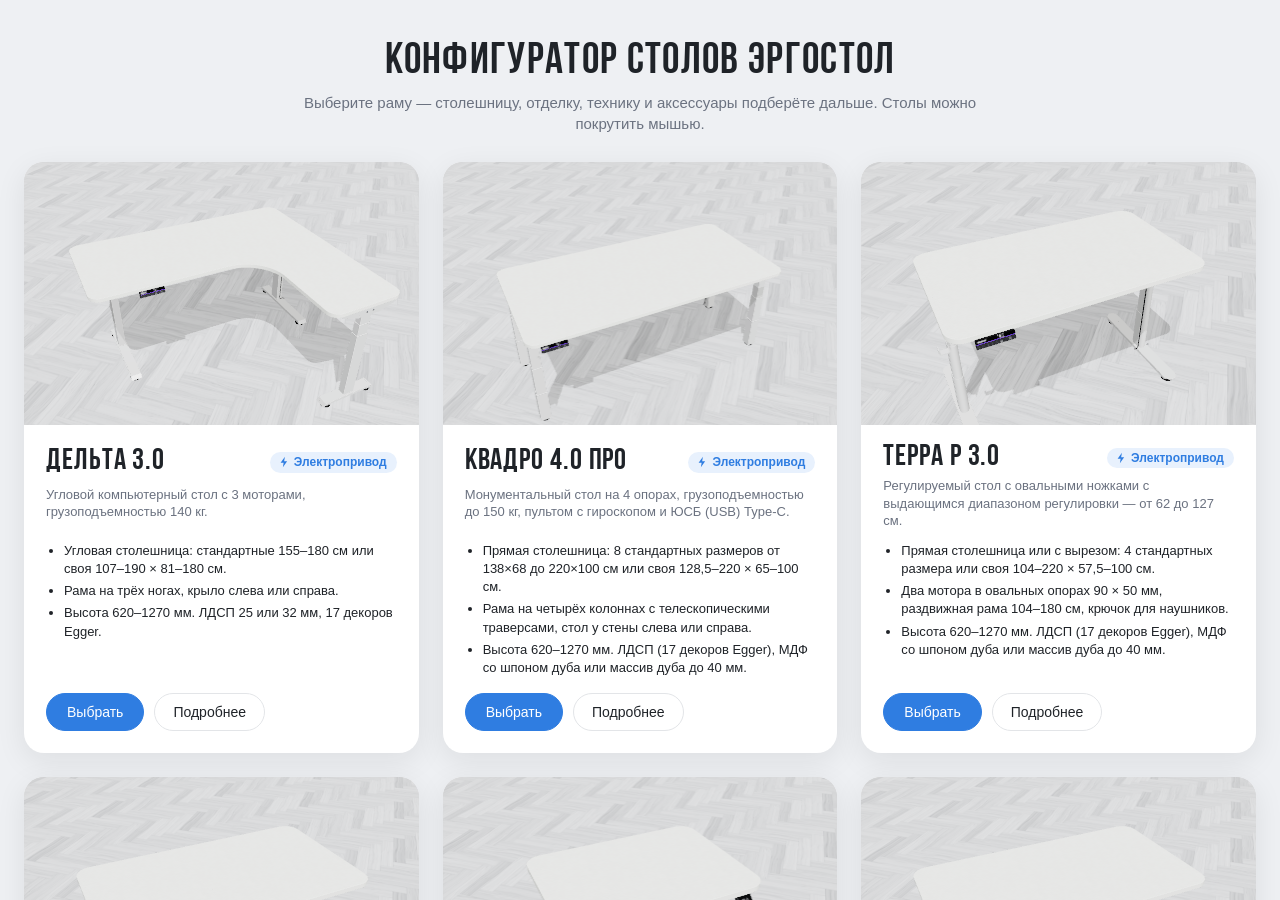
<file: index.html>
<!doctype html>
<html lang="ru">
<head>
  <meta charset="UTF-8" />
  <meta name="viewport" content="width=device-width, initial-scale=1.0, viewport-fit=cover" />
  <meta name="description" content="3D-конфигуратор регулируемых столов Эргостол — Дельта 3.0, Квадро 4.0 Про, Терра, Уно и Регус Фикс: размеры и декор столешницы, рама, техника и аксессуары на столе, чертёж." />
  <meta name="theme-color" content="#eef0f3" />
  <title>3D-конфигуратор столов Эргостол</title>
  <link rel="canonical" href="https://lmoroz.github.io/ergostol-configurator/" />
  <!-- Превью ссылки в мессенджерах и соцсетях (Open Graph, Twitter/X): только абсолютные адреса, JS ботами не выполняется. -->
  <meta property="og:type" content="website" />
  <meta property="og:locale" content="ru_RU" />
  <meta property="og:site_name" content="Конфигуратор Эргостол" />
  <meta property="og:title" content="3D-конфигуратор столов Эргостол" />
  <meta property="og:description" content="Соберите регулируемый стол в 3D: угловой или прямой, размеры, декор, рама, мониторы и аксессуары — и поделитесь ссылкой." />
  <meta property="og:url" content="https://lmoroz.github.io/ergostol-configurator/" />
  <meta property="og:image" content="https://lmoroz.github.io/ergostol-configurator/og-image.jpg" />
  <meta property="og:image:type" content="image/jpeg" />
  <meta property="og:image:width" content="1200" />
  <meta property="og:image:height" content="630" />
  <meta property="og:image:alt" content="Угловой стол Эргостол Дельта 3.0 с мониторами и игровым системником в 3D-конфигураторе" />
  <meta name="twitter:card" content="summary_large_image" />
  <meta name="twitter:title" content="3D-конфигуратор столов Эргостол" />
  <meta name="twitter:description" content="Соберите регулируемый стол в 3D: угловой или прямой, размеры, декор, рама, мониторы и аксессуары — и поделитесь ссылкой." />
  <meta name="twitter:image" content="https://lmoroz.github.io/ergostol-configurator/og-image.jpg" />
  <meta name="aiturec:title" content="3D-конфигуратор столов Эргостол" />
  <meta name="aiturec:description" content="Соберите регулируемый стол в 3D: угловой или прямой, размеры, декор, рама, мониторы и аксессуары — и поделитесь ссылкой." />
  <meta name="aiturec:image" content="https://lmoroz.github.io/ergostol-configurator/og-image.jpg" />
  <link rel="image_src" href="https://lmoroz.github.io/ergostol-configurator/og-image.jpg">
  <script type="application/ld+json">
    {
      "@context": "https://schema.org",
      "@type": "WebApplication",
      "name": "3D-конфигуратор столов Эргостол",
      "url": "https://lmoroz.github.io/ergostol-configurator/",
      "image": "https://lmoroz.github.io/ergostol-configurator/og-image.jpg",
      "description": "3D-конфигуратор регулируемых столов Эргостол: размеры и декор столешницы, рама, техника и аксессуары на столе, чертёж.",
      "applicationCategory": "DesignApplication",
      "operatingSystem": "Any",
      "browserRequirements": "WebGL",
      "inLanguage": "ru"
    }
  </script>
  <script>
    // Демо лежит в подпапке с относительными путями: без слеша в конце (/demo вместо /demo/) ./assets/ ушли бы в корень сайта.
    if (!/(\/|\.html?)$/.test(location.pathname)) location.replace(location.pathname + '/' + location.search + location.hash)
  </script>
  <style>html,body{background:#eef0f3;height:100%;margin:0;font-family:Arial,Helvetica,sans-serif}#configurator{height:100dvh}</style>
  <script type="module" crossorigin src="./assets/index-rB1M7Epf.js"></script>
</head>
<body>
  <div id="configurator"></div>
</body>
</html>
</file>
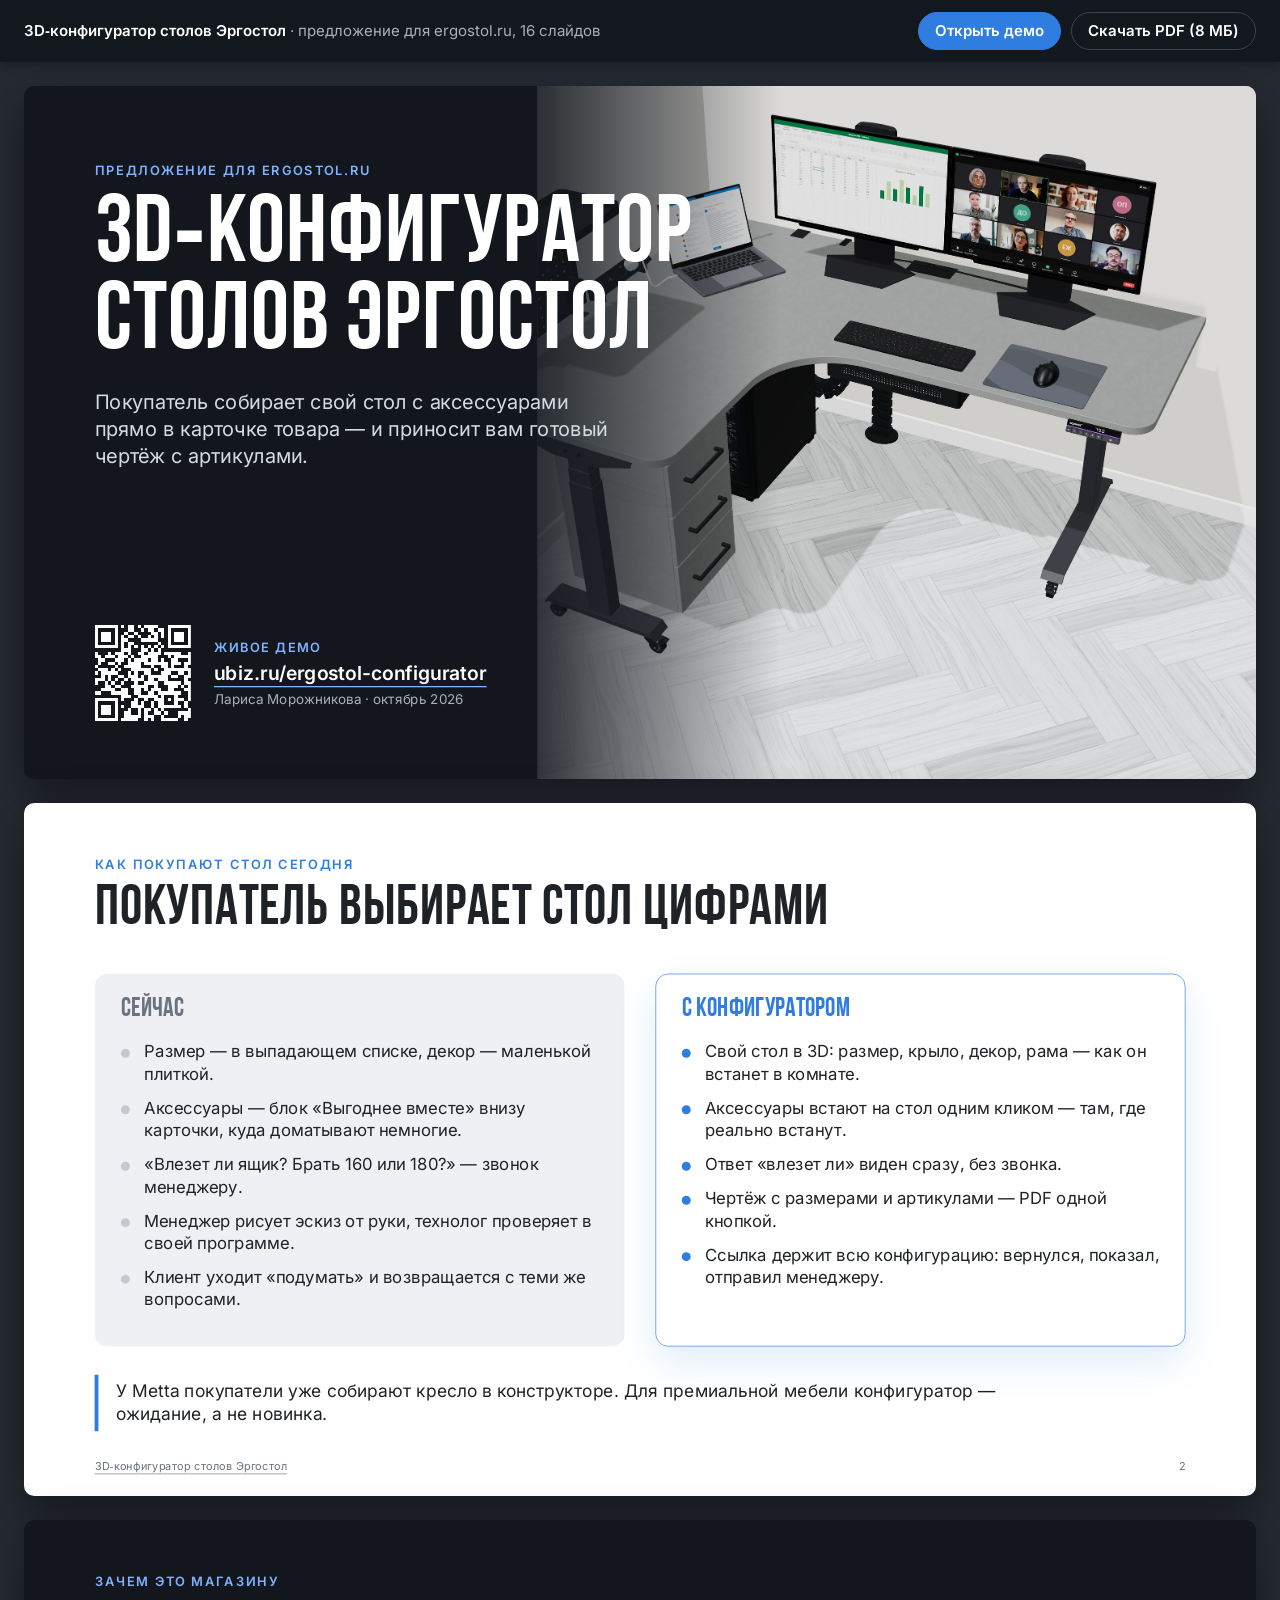
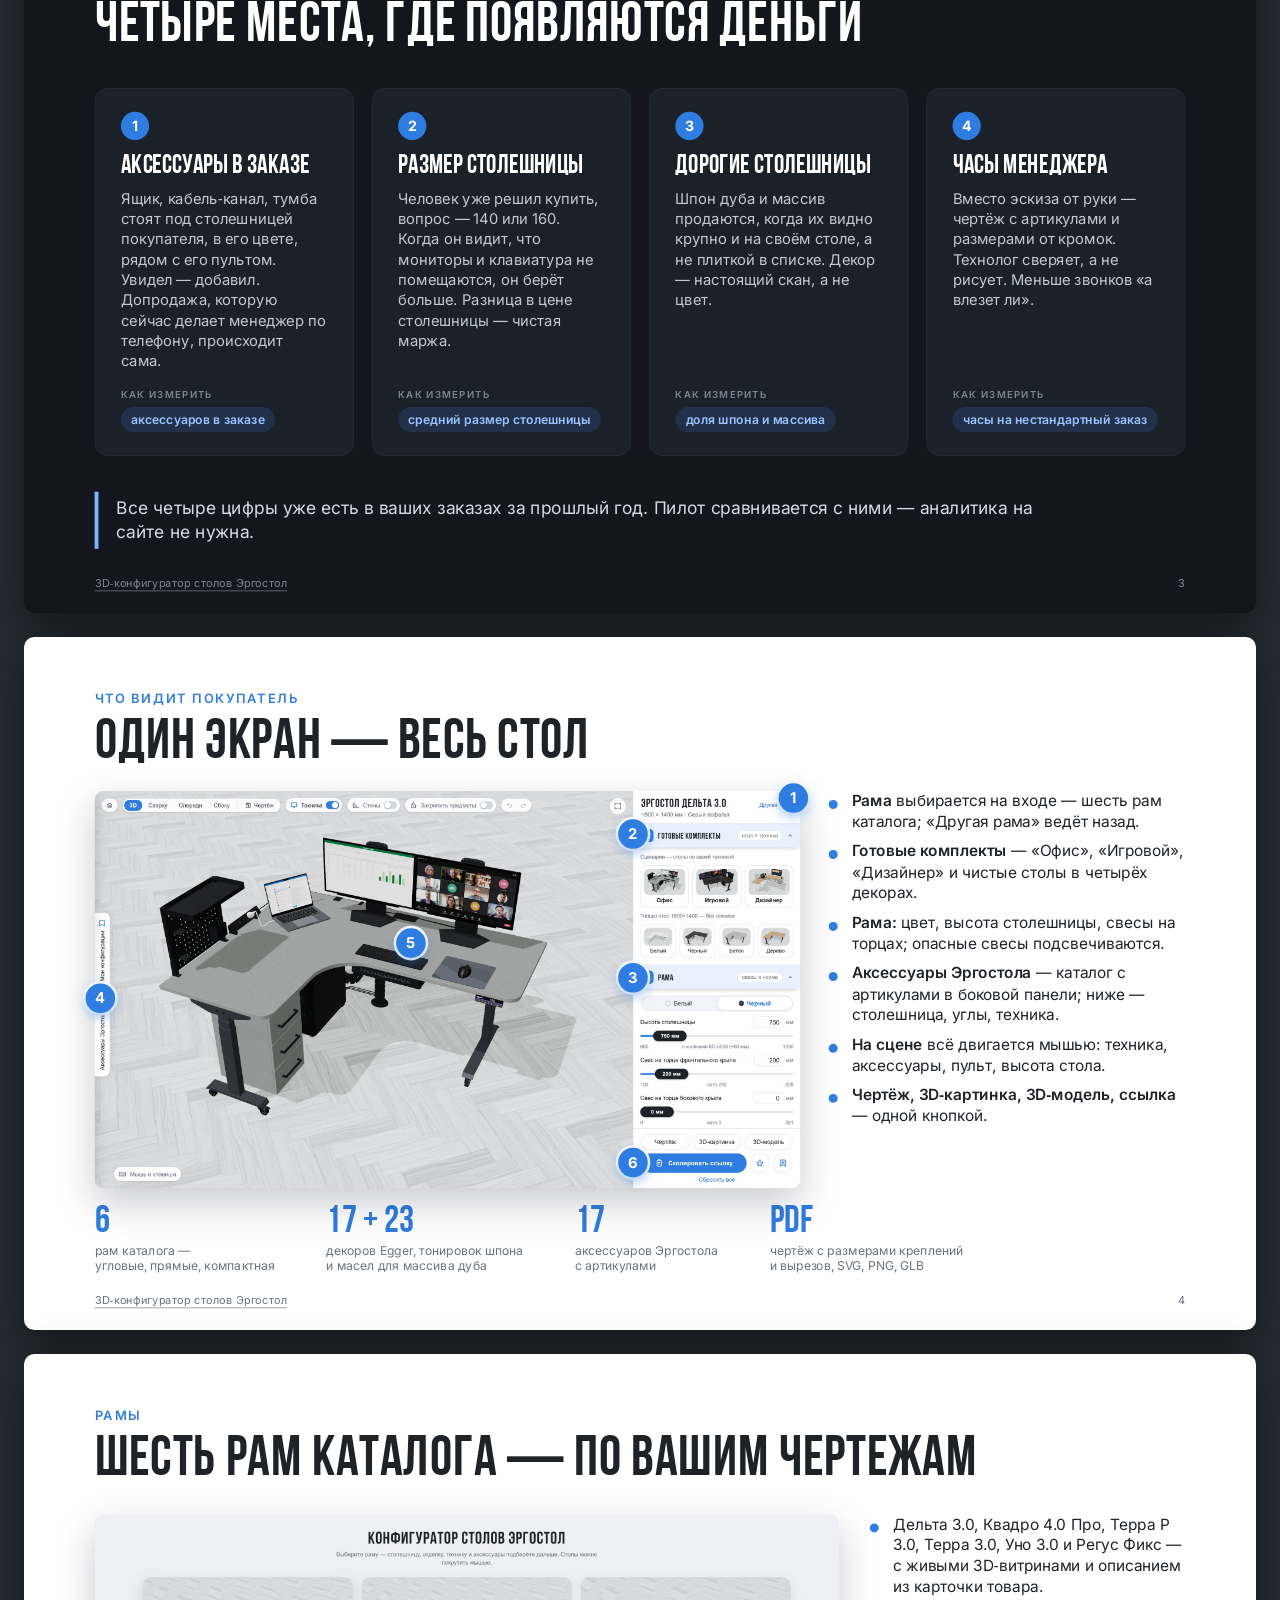
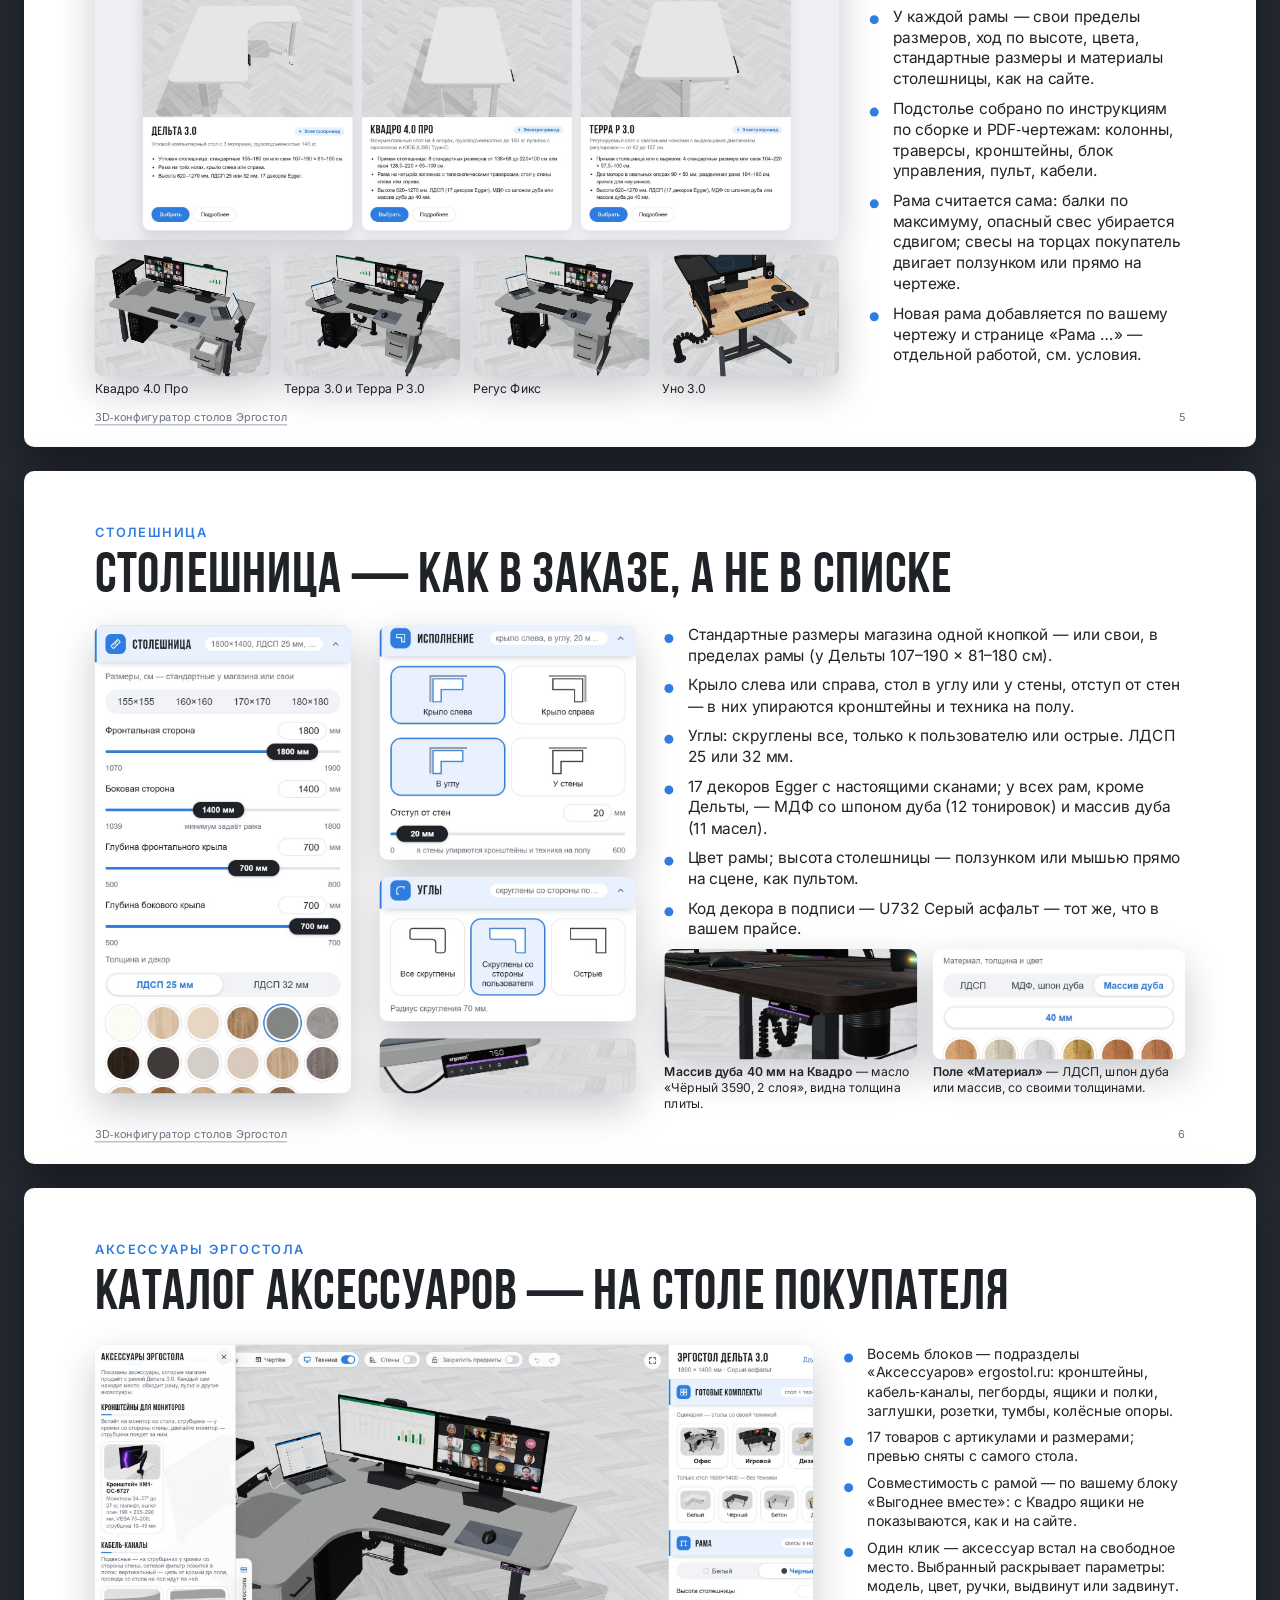
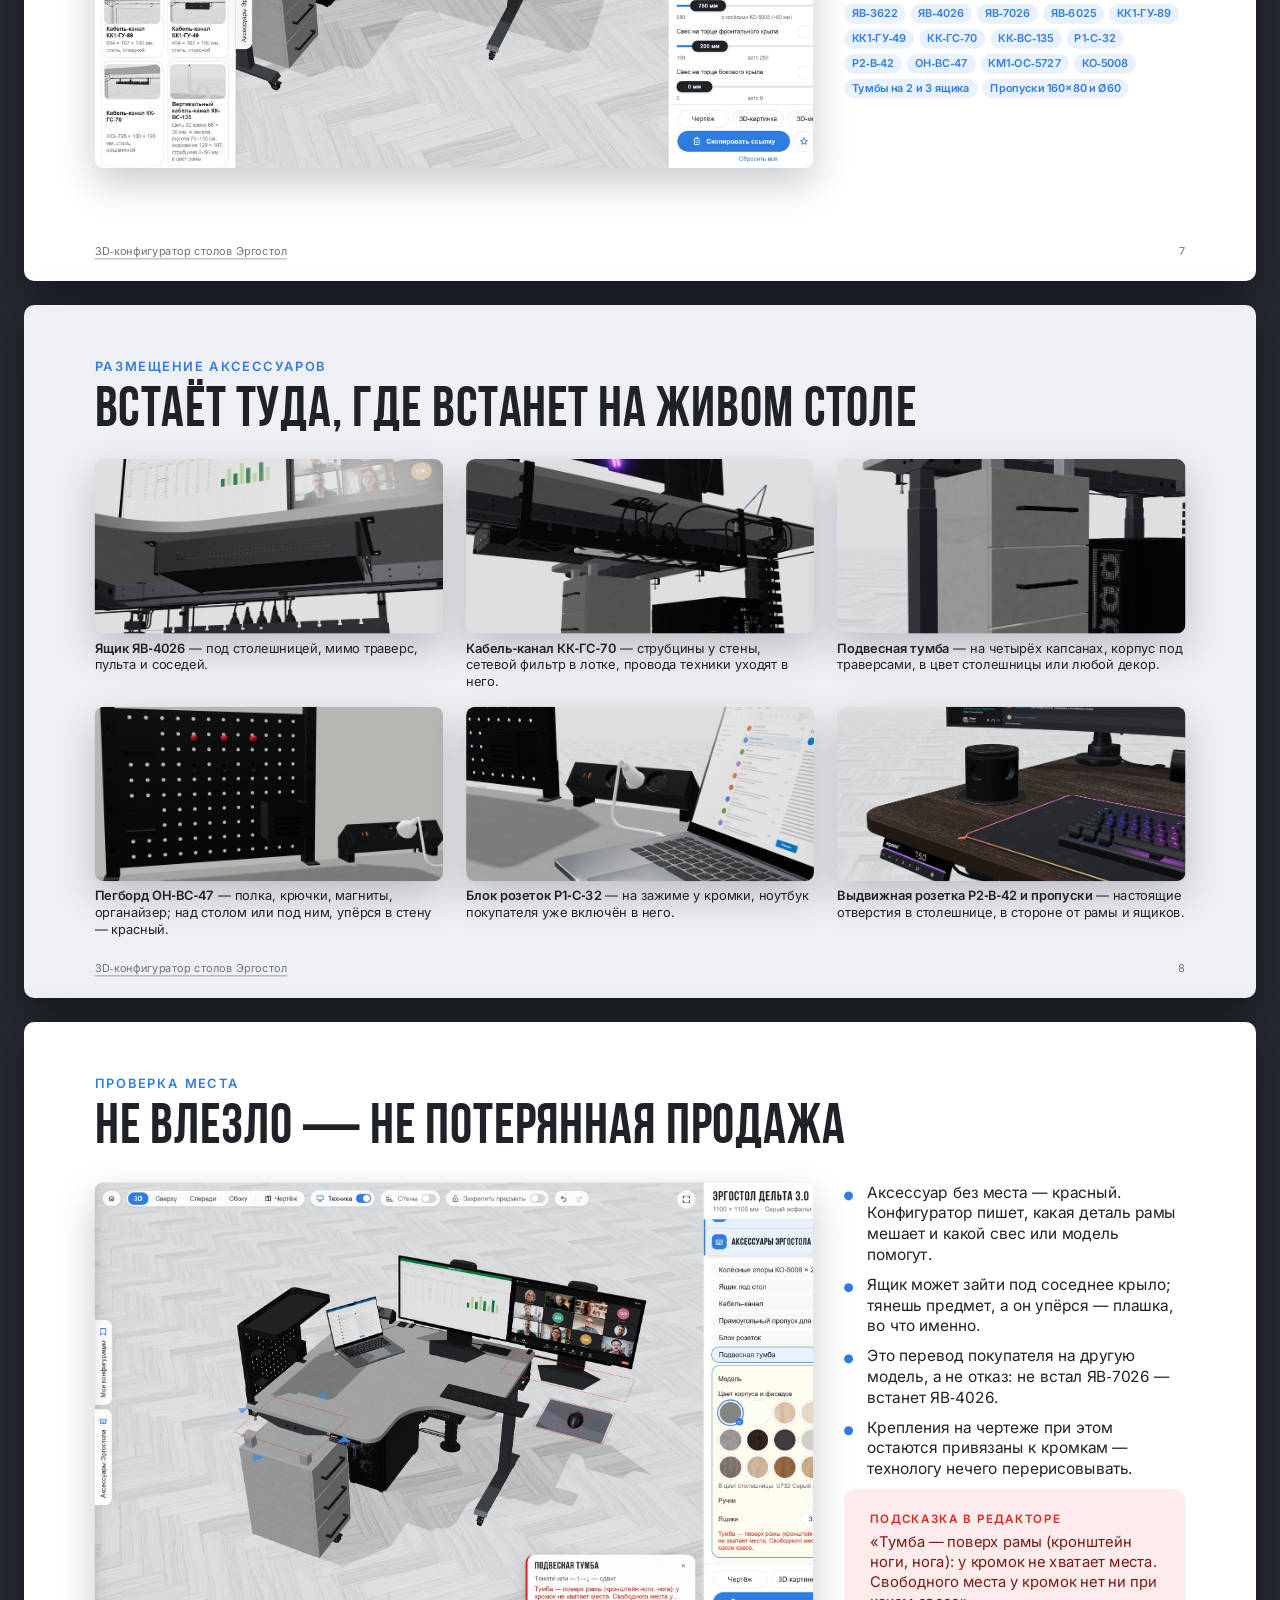
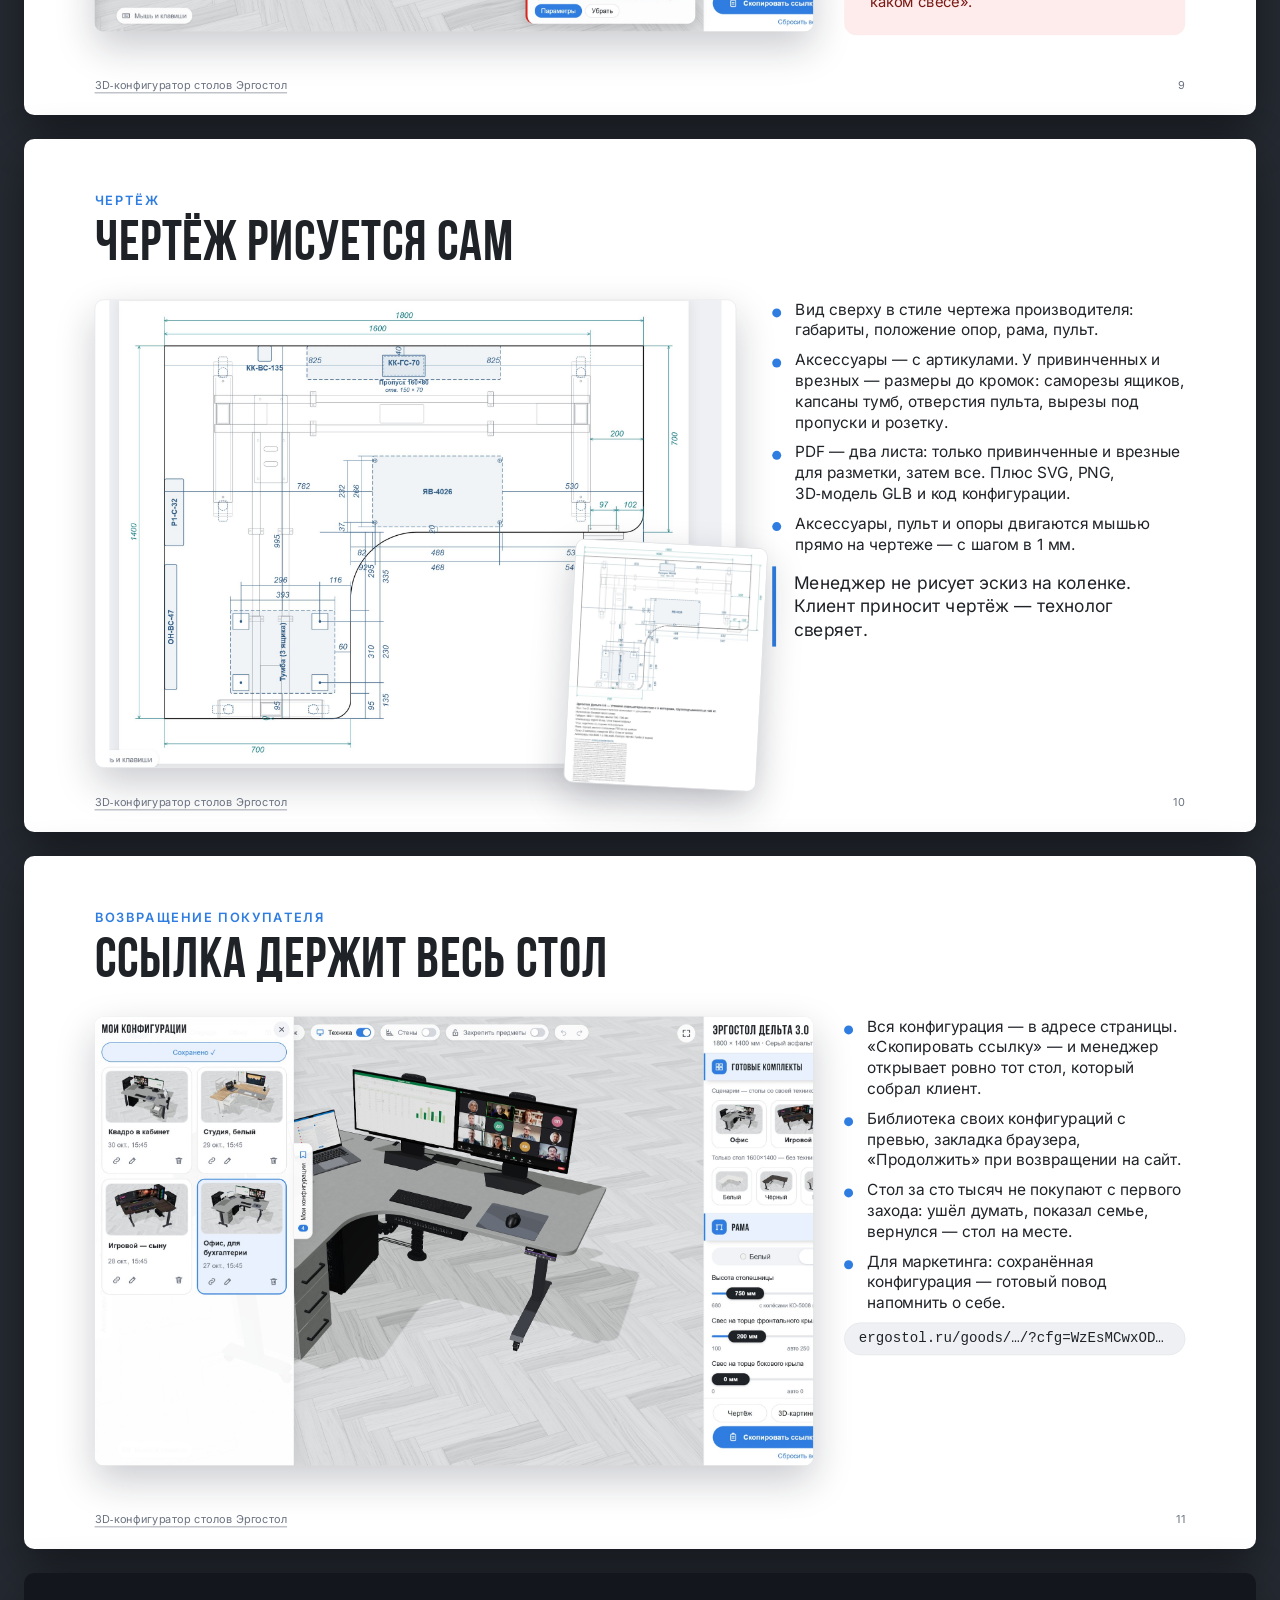
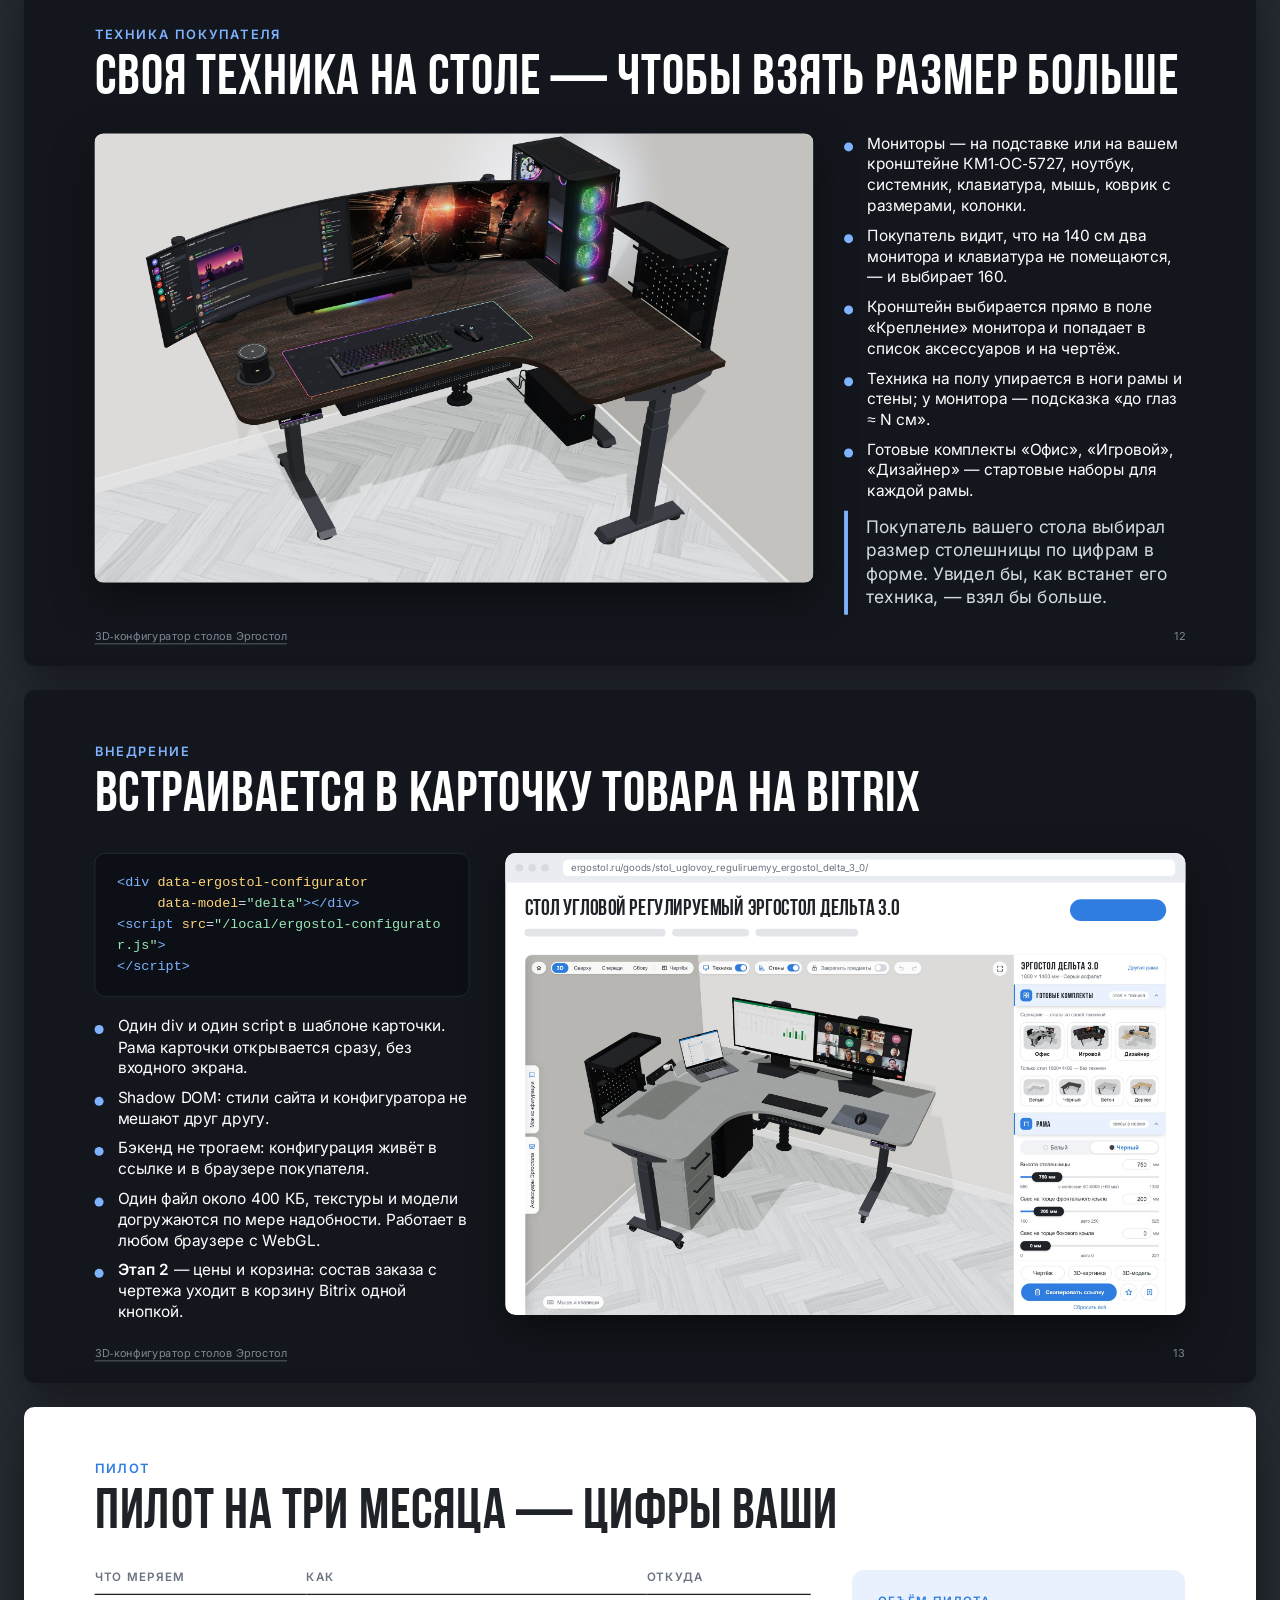
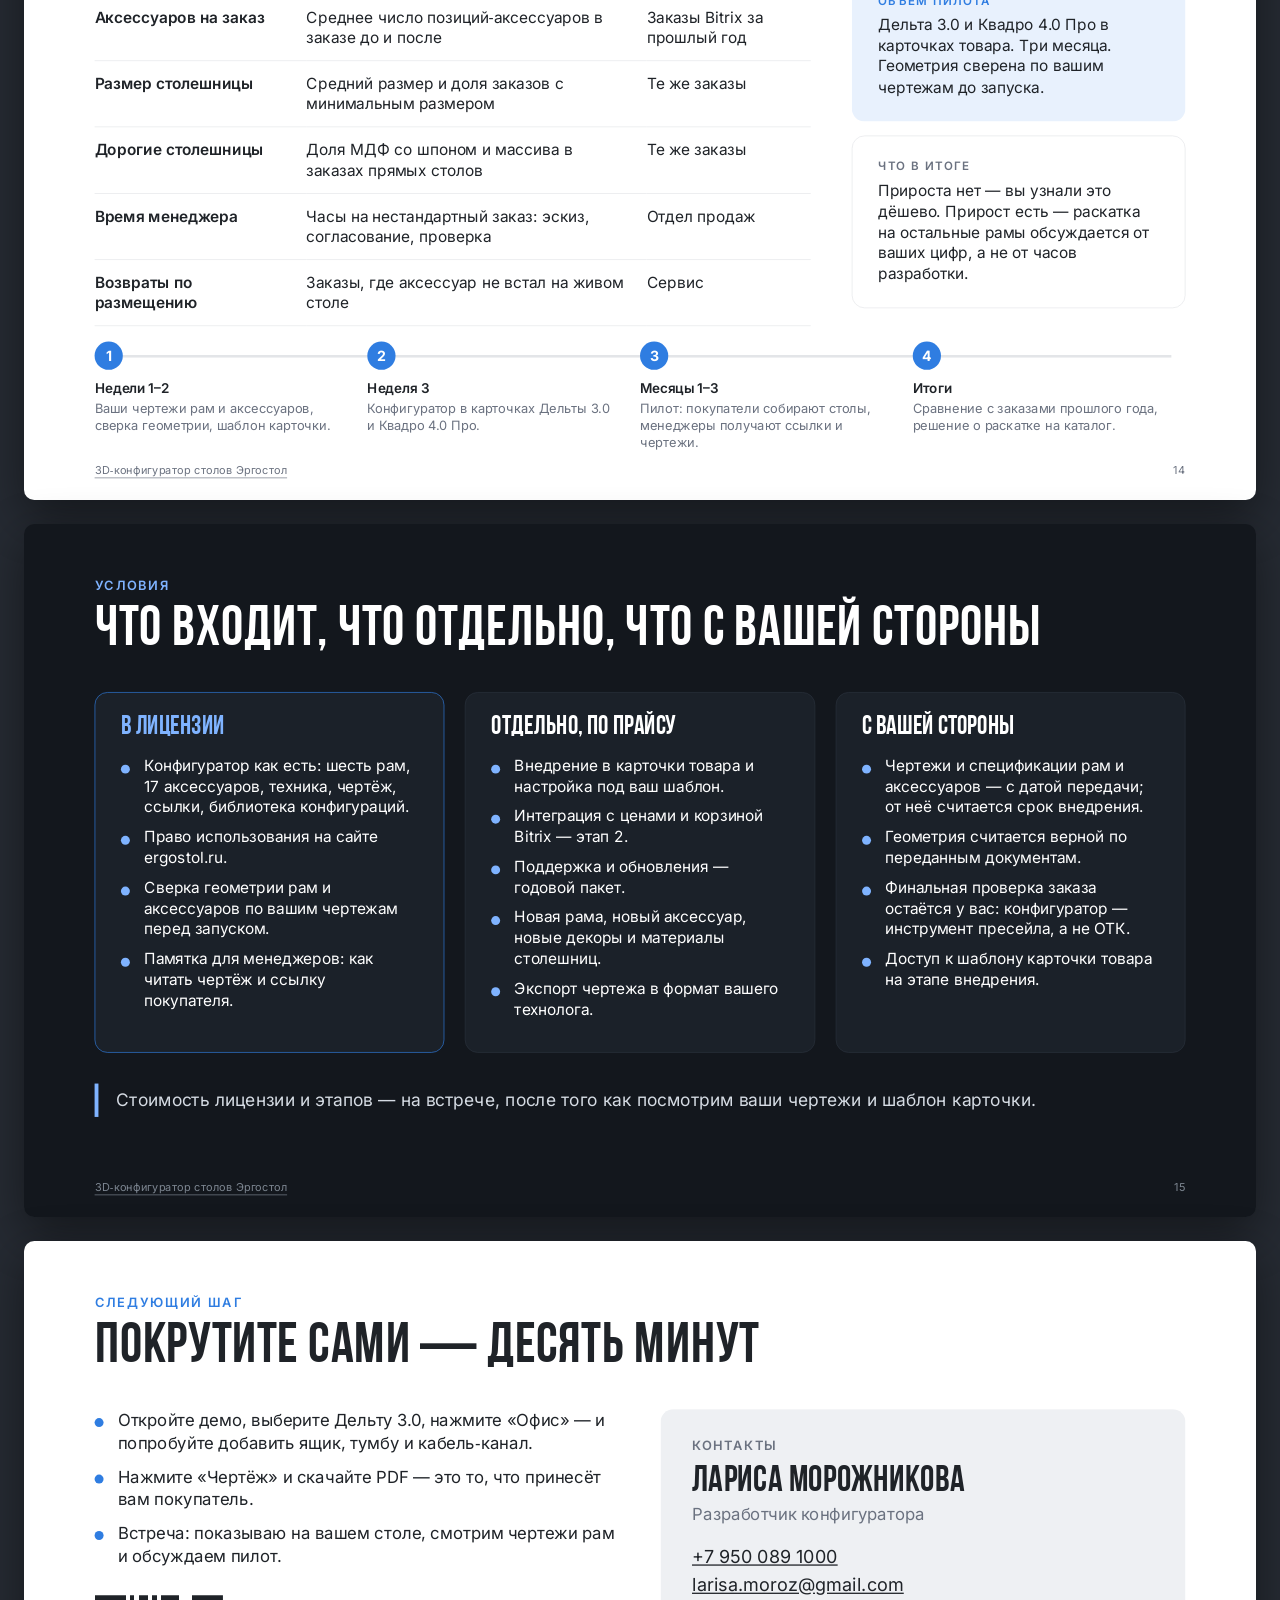
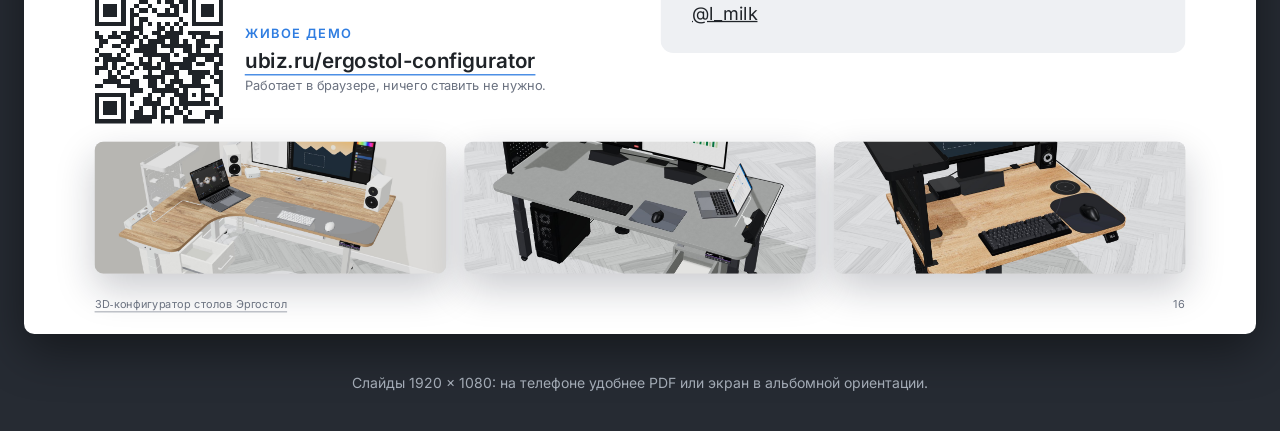
<file: pitch/index.html>
<!doctype html>
<html lang="ru">
<head>
<meta charset="utf-8">
<title>3D-конфигуратор столов Эргостол — предложение</title>
<meta name="viewport" content="width=device-width, initial-scale=1">
<meta name="description" content="Предложение для ergostol.ru: 3D-конфигуратор столов Эргостол — покупатель собирает стол с аксессуарами в карточке товара и приносит чертёж с артикулами.">
<link rel="canonical" href="https://lmoroz.github.io/ergostol-configurator/pitch/">
<meta property="og:type" content="website">
<meta property="og:locale" content="ru_RU">
<meta property="og:site_name" content="Конфигуратор Эргостол">
<meta property="og:title" content="3D-конфигуратор столов Эргостол — предложение">
<meta property="og:description" content="Покупатель собирает свой стол с аксессуарами прямо в карточке товара и приносит готовый чертёж с артикулами. 16 слайдов и живое демо.">
<meta property="og:url" content="https://lmoroz.github.io/ergostol-configurator/pitch/">
<meta property="og:image" content="https://lmoroz.github.io/ergostol-configurator/pitch/og.jpg">
<meta property="og:image:type" content="image/jpeg">
<meta property="og:image:width" content="1200">
<meta property="og:image:height" content="630">
<meta name="twitter:card" content="summary_large_image">
<meta name="twitter:title" content="3D-конфигуратор столов Эргостол — предложение">
<meta name="twitter:description" content="Покупатель собирает свой стол с аксессуарами прямо в карточке товара и приносит готовый чертёж с артикулами. 16 слайдов и живое демо.">
<meta name="twitter:image" content="https://lmoroz.github.io/ergostol-configurator/pitch/og.jpg">
<link rel="stylesheet" href="fonts/inter-local.css">
<style>
@font-face { font-family: 'Bebas'; src: url('fonts/bebas-neue-bold.woff2') format('woff2'); font-weight: 700; }
:root {
  --ink: #1f2328; --muted: #6b7280; --accent: #2f7de1; --accent-soft: #e8f1fd; --danger: #d9261e; --danger-soft: #fdeceb;
  --line: #e3e5e8; --stage: #eef0f3; --dark: #13171d; --dark2: #1b2129; --dark-line: #2b333d; --ok: #1f9d55;
}
@page { size: 1920px 1080px; margin: 0; }
* { box-sizing: border-box; }
html, body { margin: 0; padding: 0; background: #888; }
body { font-family: Inter, 'Segoe UI', Arial, sans-serif; color: var(--ink); -webkit-print-color-adjust: exact; print-color-adjust: exact; }
.slide { position: relative; width: 1920px; height: 1080px; overflow: hidden; background: #fff; page-break-after: always; break-after: page; padding: 84px 110px 70px; }
.slide:last-child { page-break-after: auto; }
.slide.dark { background: var(--dark); color: #fff; }
.slide.dark .muted { color: #a8b0bb; }
.slide.stage { background: var(--stage); }
h1, h2, .bebas { font-family: Bebas, 'Arial Narrow', sans-serif; font-weight: 700; letter-spacing: .01em; margin: 0; line-height: .95; }
h1 { font-size: 88px; }
h2 { font-size: 40px; }
p { margin: 0; }
.kicker { display: inline-block; font-size: 20px; font-weight: 600; letter-spacing: .14em; text-transform: uppercase; color: var(--accent); margin-bottom: 18px; }
.dark .kicker { color: #7fb3ff; }
.lead { font-size: 30px; line-height: 1.35; color: var(--muted); max-width: 1500px; margin-top: 20px; }
.dark .lead { color: #c2c9d2; }
.muted { color: var(--muted); }
ul.list { list-style: none; margin: 0; padding: 0; }
ul.list li { position: relative; padding-left: 36px; font-size: 26px; line-height: 1.35; margin: 0 0 18px; }
ul.list li::before { content: ''; position: absolute; left: 0; top: 14px; width: 14px; height: 14px; border-radius: 50%; background: var(--accent); }
ul.list.tight li { font-size: 24px; margin-bottom: 14px; }
ul.list.grey li::before { background: #c4c9d0; }
ul.list.red li::before { background: var(--danger); }
.dark ul.list li::before { background: #7fb3ff; }
b { font-weight: 600; }
.img { display: block; border-radius: 14px; box-shadow: 0 24px 60px rgba(16, 24, 40, .22); object-fit: cover; background: #ddd; }
.dark .img { box-shadow: 0 24px 60px rgba(0, 0, 0, .5); }
.foot { position: absolute; left: 110px; right: 110px; bottom: 34px; display: flex; justify-content: space-between; font-size: 17px; color: var(--muted); letter-spacing: .02em; }
.dark .foot { color: #7d8691; }
a { color: inherit; }
.foot a, a.demo { text-decoration: none; }
.foot a:first-child { border-bottom: 1px solid currentColor; padding-bottom: 1px; }
.money .card { display: flex; flex-direction: column; }
.money .metric { margin-top: auto; padding-top: 26px; }
.money .metric-label { font-size: 15px; letter-spacing: .12em; text-transform: uppercase; color: #7d8691; font-weight: 600; margin-bottom: 10px; }
.money .chip { font-size: 19px; white-space: nowrap; }
.chip { display: inline-block; padding: 8px 16px; border-radius: 999px; background: var(--accent-soft); color: var(--accent); font-size: 21px; font-weight: 600; }
.dark .chip { background: #223049; color: #9cc3ff; }
.chip.red { background: var(--danger-soft); color: var(--danger); }
.cols { display: grid; gap: 48px; }
.card { border: 1px solid var(--line); border-radius: 20px; padding: 36px 40px; background: #fff; }
.dark .card { background: var(--dark2); border-color: var(--dark-line); }
.num { display: inline-flex; align-items: center; justify-content: center; width: 44px; height: 44px; border-radius: 50%; background: var(--accent); color: #fff; font-weight: 700; font-size: 22px; }
.badge { position: absolute; width: 46px; height: 46px; border-radius: 50%; background: var(--accent); color: #fff; font-weight: 700; font-size: 23px; display: flex; align-items: center; justify-content: center; box-shadow: 0 6px 18px rgba(47,125,225,.45), 0 0 0 4px #fff; }
.quote { border-left: 6px solid var(--accent); padding: 8px 0 8px 28px; font-size: 27px; line-height: 1.35; }
.dark .quote { border-color: #7fb3ff; }
.stat { display: flex; flex-direction: column; gap: 6px; }
.stat .v { font-family: Bebas, sans-serif; font-size: 72px; line-height: .9; color: var(--accent); }
.stat .l { font-size: 21px; color: var(--muted); line-height: 1.25; }
.tile { position: relative; }
.tile .img { width: 100%; height: 318px; }
.tile .cap { font-size: 21px; line-height: 1.3; margin-top: 14px; }
.tile .cap b { color: var(--ink); }
.dark .tile .cap b { color: #fff; }
code, .code { font-family: 'Cascadia Mono', Consolas, 'Courier New', monospace; }
.code { background: #0c1016; border: 1px solid var(--dark-line); border-radius: 16px; padding: 30px 34px; font-size: 24px; line-height: 1.55; color: #d7dee8; white-space: pre; }
.code .t { color: #7fb3ff; } .code .a { color: #ffd479; } .code .s { color: #9ae6b4; }
table.tbl { border-collapse: collapse; width: 100%; font-size: 24px; }
table.tbl th { text-align: left; font-size: 18px; font-weight: 600; text-transform: uppercase; letter-spacing: .1em; color: var(--muted); padding: 0 24px 16px 0; border-bottom: 2px solid var(--ink); }
table.tbl td { padding: 20px 24px 20px 0; border-bottom: 1px solid var(--line); vertical-align: top; line-height: 1.3; }
table.tbl td:first-child { font-weight: 600; width: 330px; }
.url { font-family: 'Cascadia Mono', Consolas, monospace; font-size: 22px; background: var(--stage); border: 1px solid var(--line); border-radius: 999px; padding: 12px 22px; white-space: nowrap; overflow: hidden; text-overflow: ellipsis; }

/* Веб-страница (/pitch/ на стенде): слайды масштабируются под ширину окна, сверху панель с демо и PDF. Печать в PDF этот блок не видит. */
@media screen {
  :root { --k: 1; --gutter: 24px; }
  html, body { background: #262b33; }
  .bar { position: sticky; top: 0; z-index: 20; display: flex; align-items: center; justify-content: space-between; gap: 12px 24px; flex-wrap: wrap; padding: 12px var(--gutter); background: rgba(19, 23, 29, .94); color: #fff; font-size: 15px; line-height: 1.3; box-shadow: 0 2px 12px rgba(0, 0, 0, .35); }
  .bar b { font-weight: 600; }
  .bar .dim { color: #a8b0bb; }
  .bar nav { display: flex; gap: 10px; flex-wrap: wrap; }
  .bar a.btn { display: inline-block; padding: 8px 16px; border-radius: 999px; font-weight: 600; text-decoration: none; color: #fff; border: 1px solid #3b4450; white-space: nowrap; }
  .bar a.btn.primary { background: var(--accent); border-color: var(--accent); }
  .deck { display: flex; flex-direction: column; align-items: center; gap: 24px; padding: 24px var(--gutter) 40px; }
  .slide-wrap { position: relative; flex: none; width: calc(1920px * var(--k)); height: calc(1080px * var(--k)); border-radius: calc(16px * var(--k)); overflow: hidden; box-shadow: 0 16px 48px rgba(0, 0, 0, .45); }
  .slide { transform: scale(var(--k)); transform-origin: 0 0; page-break-after: auto; break-after: auto; }
  .page-foot { margin: 0; padding: 0 var(--gutter) 40px; text-align: center; color: #a8b0bb; font-size: 14px; }
}
@media print {
  .bar, .page-foot { display: none; }
}
</style>
</head>
<body>
<header class="bar">
  <div><b>3D‑конфигуратор столов Эргостол</b> <span class="dim">· предложение для ergostol.ru, 16 слайдов</span></div>
  <nav>
    <a class="btn primary" href="../">Открыть демо</a>
    <a class="btn" href="ergostol-configurator.pdf" download>Скачать PDF (8 МБ)</a>
  </nav>
</header>
<main class="deck">

<!-- 1. Обложка -->
<div class="slide-wrap"><section class="slide dark" data-n="1" style="padding:0">
  <img class="img" src="img/hero.jpg" alt="" style="position:absolute; right:0; top:0; width:1120px; height:1080px; border-radius:0; box-shadow:none; object-position: 62% 50%;">
  <div style="position:absolute; left:0; top:0; width:1180px; height:1080px; background: linear-gradient(90deg, #13171d 0%, #13171d 62%, rgba(19,23,29,0) 100%);"></div>
  <div style="position:absolute; left:110px; top:120px; width:880px;">
    <span class="kicker">Предложение для ergostol.ru</span>
    <h1 style="font-size:150px; line-height:.9; margin-top:6px;">3D‑конфигуратор<br>столов Эргостол</h1>
    <p class="lead" style="font-size:31px; margin-top:34px; max-width:820px; color:#d5dbe3;">Покупатель собирает свой стол с аксессуарами прямо в карточке товара — и приносит вам готовый чертёж с артикулами.</p>
  </div>
  <div style="position:absolute; left:110px; bottom:90px; display:flex; align-items:center; gap:36px;">
    <a class="demo" href="https://ubiz.ru/ergostol-configurator/"><img src="img/qr-white.svg" alt="" style="width:150px; height:150px; display:block;"></a>
    <div>
      <p style="font-size:20px; letter-spacing:.12em; text-transform:uppercase; color:#7fb3ff; font-weight:600; margin-bottom:10px;">Живое демо</p>
      <p style="font-size:30px; font-weight:600;"><a class="demo" href="https://ubiz.ru/ergostol-configurator/" style="border-bottom:2px solid #7fb3ff; padding-bottom:2px;">ubiz.ru/ergostol-configurator</a></p>
      <p style="font-size:21px; color:#a8b0bb; margin-top:10px;">Лариса Морожникова · октябрь 2026</p>
    </div>
  </div>
</section></div>

<!-- 2. Как покупают сегодня -->
<div class="slide-wrap"><section class="slide" data-n="2">
  <span class="kicker">Как покупают стол сегодня</span>
  <h1>Покупатель выбирает стол цифрами</h1>
  <div class="cols" style="grid-template-columns: 1fr 1fr; margin-top:56px;">
    <div class="card" style="background:var(--stage); border-color:transparent;">
      <h2 class="muted" style="margin-bottom:28px;">Сейчас</h2>
      <ul class="list grey">
        <li>Размер — в выпадающем списке, декор — маленькой плиткой.</li>
        <li>Аксессуары — блок «Выгоднее вместе» внизу карточки, куда доматывают немногие.</li>
        <li>«Влезет ли ящик? Брать 160 или 180?» — звонок менеджеру.</li>
        <li>Менеджер рисует эскиз от руки, технолог проверяет в своей программе.</li>
        <li>Клиент уходит «подумать» и возвращается с теми же вопросами.</li>
      </ul>
    </div>
    <div class="card" style="border-color:var(--accent); box-shadow: 0 24px 60px rgba(47,125,225,.14);">
      <h2 style="color:var(--accent); margin-bottom:28px;">С конфигуратором</h2>
      <ul class="list">
        <li>Свой стол в 3D: размер, крыло, декор, рама — как он встанет в комнате.</li>
        <li>Аксессуары встают на стол одним кликом — там, где реально встанут.</li>
        <li>Ответ «влезет ли» виден сразу, без звонка.</li>
        <li>Чертёж с размерами и артикулами — PDF одной кнопкой.</li>
        <li>Ссылка держит всю конфигурацию: вернулся, показал, отправил менеджеру.</li>
      </ul>
    </div>
  </div>
  <p class="quote" style="margin-top:44px; max-width:1500px;">У Metta покупатели уже собирают кресло в конструкторе. Для премиальной мебели конфигуратор — ожидание, а не новинка.</p>
  <footer class="foot"><a href="https://ubiz.ru/ergostol-configurator/">3D‑конфигуратор столов Эргостол</a><a href="https://ubiz.ru/ergostol-configurator/">2</a></footer>
</section></div>

<!-- 3. Где деньги -->
<div class="slide-wrap"><section class="slide dark" data-n="3">
  <span class="kicker">Зачем это магазину</span>
  <h1>Четыре места, где появляются деньги</h1>
  <div class="cols money" style="grid-template-columns: repeat(4, 1fr); gap:28px; margin-top:52px;">
    <div class="card">
      <span class="num">1</span>
      <h2 style="margin:22px 0 16px;">Аксессуары в заказе</h2>
      <p style="font-size:23px; line-height:1.38; color:#c2c9d2;">Ящик, кабель‑канал, тумба стоят под столешницей покупателя, в его цвете, рядом с его пультом. Увидел — добавил. Допродажа, которую сейчас делает менеджер по телефону, происходит сама.</p>
      <div class="metric"><p class="metric-label">Как измерить</p><span class="chip">аксессуаров в заказе</span></div>
    </div>
    <div class="card">
      <span class="num">2</span>
      <h2 style="margin:22px 0 16px;">Размер столешницы</h2>
      <p style="font-size:23px; line-height:1.38; color:#c2c9d2;">Человек уже решил купить, вопрос — 140 или 160. Когда он видит, что мониторы и клавиатура не помещаются, он берёт больше. Разница в цене столешницы — чистая маржа.</p>
      <div class="metric"><p class="metric-label">Как измерить</p><span class="chip">средний размер столешницы</span></div>
    </div>
    <div class="card">
      <span class="num">3</span>
      <h2 style="margin:22px 0 16px;">Дорогие столешницы</h2>
      <p style="font-size:23px; line-height:1.38; color:#c2c9d2;">Шпон дуба и массив продаются, когда их видно крупно и на своём столе, а не плиткой в списке. Декор — настоящий скан, а не цвет.</p>
      <div class="metric"><p class="metric-label">Как измерить</p><span class="chip">доля шпона и массива</span></div>
    </div>
    <div class="card">
      <span class="num">4</span>
      <h2 style="margin:22px 0 16px;">Часы менеджера</h2>
      <p style="font-size:23px; line-height:1.38; color:#c2c9d2;">Вместо эскиза от руки — чертёж с артикулами и размерами от кромок. Технолог сверяет, а не рисует. Меньше звонков «а влезет ли».</p>
      <div class="metric"><p class="metric-label">Как измерить</p><span class="chip">часы на нестандартный заказ</span></div>
    </div>
  </div>
  <p class="quote" style="margin-top:56px; max-width:1500px; color:#d5dbe3;">Все четыре цифры уже есть в ваших заказах за прошлый год. Пилот сравнивается с ними — аналитика на сайте не нужна.</p>
  <footer class="foot"><a href="https://ubiz.ru/ergostol-configurator/">3D‑конфигуратор столов Эргостол</a><a href="https://ubiz.ru/ergostol-configurator/">3</a></footer>
</section></div>

<!-- 4. Один экран -->
<div class="slide-wrap"><section class="slide" data-n="4">
  <span class="kicker">Что видит покупатель</span>
  <h1>Один экран — весь стол</h1>
  <div style="display:grid; grid-template-columns: 1100px 1fr; gap:44px; margin-top:30px; align-items:start;">
    <div style="position:relative;">
      <img class="img" src="img/ui.jpg" alt="" style="width:1100px; height:619px;">
      <span class="badge" style="right:-12px; top:-12px;">1</span>
      <span class="badge" style="left:816px; top:44px;">2</span>
      <span class="badge" style="left:816px; top:268px;">3</span>
      <span class="badge" style="left:-14px; top:300px;">4</span>
      <span class="badge" style="left:470px; top:214px;">5</span>
      <span class="badge" style="left:816px; top:556px;">6</span>
    </div>
    <ul class="list tight" style="margin-top:0; font-size:23px;">
      <li><b>Рама</b> выбирается на входе — шесть рам каталога; «Другая рама» ведёт назад.</li>
      <li><b>Готовые комплекты</b> — «Офис», «Игровой», «Дизайнер» и чистые столы в четырёх декорах.</li>
      <li><b>Рама:</b> цвет, высота столешницы, свесы на торцах; опасные свесы подсвечиваются.</li>
      <li><b>Аксессуары Эргостола</b> — каталог с артикулами в боковой панели; ниже — столешница, углы, техника.</li>
      <li><b>На сцене</b> всё двигается мышью: техника, аксессуары, пульт, высота стола.</li>
      <li><b>Чертёж, 3D‑картинка, 3D‑модель, ссылка</b> — одной кнопкой.</li>
    </ul>
  </div>
  <div style="display:flex; gap:80px; margin-top:26px;">
    <div class="stat"><span class="v" style="font-size:60px;">6</span><span class="l" style="font-size:19px;">рам каталога —<br>угловые, прямые, компактная</span></div>
    <div class="stat"><span class="v" style="font-size:60px;">17 + 23</span><span class="l" style="font-size:19px;">декоров Egger, тонировок шпона<br>и масел для массива дуба</span></div>
    <div class="stat"><span class="v" style="font-size:60px;">17</span><span class="l" style="font-size:19px;">аксессуаров Эргостола<br>с артикулами</span></div>
    <div class="stat"><span class="v" style="font-size:60px;">PDF</span><span class="l" style="font-size:19px;">чертёж с размерами креплений<br>и вырезов, SVG, PNG, GLB</span></div>
  </div>
  <footer class="foot"><a href="https://ubiz.ru/ergostol-configurator/">3D‑конфигуратор столов Эргостол</a><a href="https://ubiz.ru/ergostol-configurator/">4</a></footer>
</section></div>

<!-- 5. Рамы -->
<div class="slide-wrap"><section class="slide" data-n="5">
  <span class="kicker">Рамы</span>
  <h1>Шесть рам каталога — по вашим чертежам</h1>
  <div style="display:grid; grid-template-columns: 1160px 1fr; gap:48px; margin-top:40px; align-items:start;">
    <div>
      <img class="img" src="img/entry.jpg" alt="" style="width:1160px; height:508px;">
      <div style="display:grid; grid-template-columns: repeat(4, 1fr); gap:20px; margin-top:22px;">
        <div class="tile"><img class="img" src="img/quadro.jpg" alt="" style="height:190px; width:100%;"><p class="cap" style="font-size:19px; margin-top:8px;">Квадро 4.0 Про</p></div>
        <div class="tile"><img class="img" src="img/terra.jpg" alt="" style="height:190px; width:100%;"><p class="cap" style="font-size:19px; margin-top:8px;">Терра 3.0 и Терра Р 3.0</p></div>
        <div class="tile"><img class="img" src="img/regus.jpg" alt="" style="height:190px; width:100%;"><p class="cap" style="font-size:19px; margin-top:8px;">Регус Фикс</p></div>
        <div class="tile"><img class="img" src="img/uno.jpg" alt="" style="height:190px; width:100%;"><p class="cap" style="font-size:19px; margin-top:8px;">Уно 3.0</p></div>
      </div>
    </div>
    <ul class="list tight">
      <li>Дельта 3.0, Квадро 4.0 Про, Терра Р 3.0, Терра 3.0, Уно 3.0 и Регус Фикс — с живыми 3D‑витринами и описанием из карточки товара.</li>
      <li>У каждой рамы — свои пределы размеров, ход по высоте, цвета, стандартные размеры и материалы столешницы, как на сайте.</li>
      <li>Подстолье собрано по инструкциям по сборке и PDF‑чертежам: колонны, траверсы, кронштейны, блок управления, пульт, кабели.</li>
      <li>Рама считается сама: балки по максимуму, опасный свес убирается сдвигом; свесы на торцах покупатель двигает ползунком или прямо на чертеже.</li>
      <li>Новая рама добавляется по вашему чертежу и странице «Рама …» — отдельной работой, см. условия.</li>
    </ul>
  </div>
  <footer class="foot"><a href="https://ubiz.ru/ergostol-configurator/">3D‑конфигуратор столов Эргостол</a><a href="https://ubiz.ru/ergostol-configurator/">5</a></footer>
</section></div>

<!-- 6. Столешница -->
<div class="slide-wrap"><section class="slide" data-n="6">
  <span class="kicker">Столешница</span>
  <h1>Столешница — как в заказе, а не в списке</h1>
  <div style="display:grid; grid-template-columns: 400px 400px 1fr; gap:44px; margin-top:30px; align-items:start;">
    <img class="img" src="img/sec-tabletop.jpg" alt="" style="width:400px; height:730px; object-position: top;">
    <div style="display:flex; flex-direction:column; gap:26px;">
      <img class="img" src="img/sec-layout.jpg" alt="" style="width:400px; height:366px;">
      <img class="img" src="img/sec-corners.jpg" alt="" style="width:400px; height:226px;">
      <img class="img" src="img/cu-pult-wide.jpg" alt="" style="width:400px; height:86px; object-position: 50% 50%;">
    </div>
    <div>
      <ul class="list tight">
        <li>Стандартные размеры магазина одной кнопкой — или свои, в пределах рамы (у Дельты 107–190 × 81–180 см).</li>
        <li>Крыло слева или справа, стол в углу или у стены, отступ от стен — в них упираются кронштейны и техника на полу.</li>
        <li>Углы: скруглены все, только к пользователю или острые. ЛДСП 25 или 32 мм.</li>
        <li>17 декоров Egger с настоящими сканами; у всех рам, кроме Дельты, — МДФ со шпоном дуба (12 тонировок) и массив дуба (11 масел).</li>
        <li>Цвет рамы; высота столешницы — ползунком или мышью прямо на сцене, как пультом.</li>
        <li>Код декора в подписи — U732 Серый асфальт — тот же, что в вашем прайсе.</li>
      </ul>
      <div style="display:grid; grid-template-columns: 1fr 1fr; gap:24px; margin-top:0;">
        <div class="tile"><img class="img" src="img/oak.jpg" alt="" style="height:172px;"><p class="cap" style="font-size:19px; margin-top:8px;"><b>Массив дуба 40 мм на Квадро</b> — масло «Чёрный 3590, 2 слоя», видна толщина плиты.</p></div>
        <div class="tile"><img class="img" src="img/sec-tabletop-quadro.jpg" alt="" style="height:172px; object-position: top;"><p class="cap" style="font-size:19px; margin-top:8px;"><b>Поле «Материал»</b> — ЛДСП, шпон дуба или массив, со своими толщинами.</p></div>
      </div>
    </div>
  </div>
  <footer class="foot"><a href="https://ubiz.ru/ergostol-configurator/">3D‑конфигуратор столов Эргостол</a><a href="https://ubiz.ru/ergostol-configurator/">6</a></footer>
</section></div>

<!-- 7. Каталог аксессуаров -->
<div class="slide-wrap"><section class="slide" data-n="7">
  <span class="kicker">Аксессуары Эргостола</span>
  <h1>Каталог аксессуаров — на столе покупателя</h1>
  <div style="display:grid; grid-template-columns: 1120px minmax(0,1fr); gap:48px; margin-top:34px; align-items:start;">
    <img class="img" src="img/acc-drawer.jpg" alt="" style="width:1120px; height:660px; object-position: left top;">
    <div>
      <ul class="list tight" style="font-size:22px;">
        <li style="font-size:22px; margin-bottom:12px;">Восемь блоков — подразделы «Аксессуаров» ergostol.ru: кронштейны, кабель‑каналы, пегборды, ящики и полки, заглушки, розетки, тумбы, колёсные опоры.</li>
        <li style="font-size:22px; margin-bottom:12px;">17 товаров с артикулами и размерами; превью сняты с самого стола.</li>
        <li style="font-size:22px; margin-bottom:12px;">Совместимость с рамой — по вашему блоку «Выгоднее вместе»: с Квадро ящики не показываются, как и на сайте.</li>
        <li style="font-size:22px; margin-bottom:12px;">Один клик — аксессуар встал на свободное место. Выбранный раскрывает параметры: модель, цвет, ручки, выдвинут или задвинут.</li>
      </ul>
      <div style="display:flex; flex-wrap:wrap; gap:8px; margin-top:8px;">
        <span class="chip" style="font-size:17px; padding:5px 12px;">ЯВ‑3622</span><span class="chip" style="font-size:17px; padding:5px 12px;">ЯВ‑4026</span><span class="chip" style="font-size:17px; padding:5px 12px;">ЯВ‑7026</span><span class="chip" style="font-size:17px; padding:5px 12px;">ЯВ‑6025</span><span class="chip" style="font-size:17px; padding:5px 12px;">КК1‑ГУ‑89</span><span class="chip" style="font-size:17px; padding:5px 12px;">КК1‑ГУ‑49</span><span class="chip" style="font-size:17px; padding:5px 12px;">КК‑ГС‑70</span><span class="chip" style="font-size:17px; padding:5px 12px;">КК‑ВС‑135</span><span class="chip" style="font-size:17px; padding:5px 12px;">Р1‑С‑32</span><span class="chip" style="font-size:17px; padding:5px 12px;">Р2‑В‑42</span><span class="chip" style="font-size:17px; padding:5px 12px;">ОН‑ВС‑47</span><span class="chip" style="font-size:17px; padding:5px 12px;">КМ1‑ОС‑5727</span><span class="chip" style="font-size:17px; padding:5px 12px;">КО‑5008</span><span class="chip" style="font-size:17px; padding:5px 12px;">Тумбы на 2 и 3 ящика</span><span class="chip" style="font-size:17px; padding:5px 12px;">Пропуски 160×80 и Ø60</span>
      </div>
    </div>
  </div>
  <footer class="foot"><a href="https://ubiz.ru/ergostol-configurator/">3D‑конфигуратор столов Эргостол</a><a href="https://ubiz.ru/ergostol-configurator/">7</a></footer>
</section></div>

<!-- 8. Размещение -->
<div class="slide-wrap"><section class="slide stage" data-n="8">
  <span class="kicker">Размещение аксессуаров</span>
  <h1>Встаёт туда, где встанет на живом столе</h1>
  <div style="display:grid; grid-template-columns: repeat(3, 1fr); gap:26px 36px; margin-top:30px;">
    <div class="tile"><img class="img" src="img/cu-drawer.jpg" alt="" style="height:272px;"><p class="cap" style="font-size:20px; margin-top:10px;"><b>Ящик ЯВ‑4026</b> — под столешницей, мимо траверс, пульта и соседей.</p></div>
    <div class="tile"><img class="img" src="img/cu-tray.jpg" alt="" style="height:272px;"><p class="cap" style="font-size:20px; margin-top:10px;"><b>Кабель‑канал КК‑ГС‑70</b> — струбцины у стены, сетевой фильтр в лотке, провода техники уходят в него.</p></div>
    <div class="tile"><img class="img" src="img/cu-pedestal.jpg" alt="" style="height:272px;"><p class="cap" style="font-size:20px; margin-top:10px;"><b>Подвесная тумба</b> — на четырёх капсанах, корпус под траверсами, в цвет столешницы или любой декор.</p></div>
    <div class="tile"><img class="img" src="img/cu-pegboard.jpg" alt="" style="height:272px;"><p class="cap" style="font-size:20px; margin-top:10px;"><b>Пегборд ОН‑ВС‑47</b> — полка, крючки, магниты, органайзер; над столом или под ним, упёрся в стену — красный.</p></div>
    <div class="tile"><img class="img" src="img/cu-socket.jpg" alt="" style="height:272px;"><p class="cap" style="font-size:20px; margin-top:10px;"><b>Блок розеток Р1‑С‑32</b> — на зажиме у кромки, ноутбук покупателя уже включён в него.</p></div>
    <div class="tile"><img class="img" src="img/cu-popup.jpg" alt="" style="height:272px;"><p class="cap" style="font-size:20px; margin-top:10px;"><b>Выдвижная розетка Р2‑В‑42 и пропуски</b> — настоящие отверстия в столешнице, в стороне от рамы и ящиков.</p></div>
  </div>
  <footer class="foot"><a href="https://ubiz.ru/ergostol-configurator/">3D‑конфигуратор столов Эргостол</a><a href="https://ubiz.ru/ergostol-configurator/">8</a></footer>
</section></div>

<!-- 9. Не влезло -->
<div class="slide-wrap"><section class="slide" data-n="9">
  <span class="kicker">Проверка места</span>
  <h1>Не влезло — не потерянная продажа</h1>
  <div style="display:grid; grid-template-columns: 1120px 1fr; gap:48px; margin-top:40px; align-items:start;">
    <img class="img" src="img/noplace.jpg" alt="" style="width:1120px; height:700px; object-position: 0% 50%;">
    <div>
      <ul class="list tight">
        <li>Аксессуар без места — красный. Конфигуратор пишет, какая деталь рамы мешает и какой свес или модель помогут.</li>
        <li>Ящик может зайти под соседнее крыло; тянешь предмет, а он упёрся — плашка, во что именно.</li>
        <li>Это перевод покупателя на другую модель, а не отказ: не встал ЯВ‑7026 — встанет ЯВ‑4026.</li>
        <li>Крепления на чертеже при этом остаются привязаны к кромкам — технологу нечего перерисовывать.</li>
      </ul>
      <div class="card" style="background:var(--danger-soft); border-color:transparent; margin-top:10px;">
        <p style="font-size:18px; letter-spacing:.12em; text-transform:uppercase; color:var(--danger); font-weight:600; margin-bottom:10px;">Подсказка в редакторе</p>
        <p style="font-size:23px; line-height:1.35; color:#7a1a15;">«Тумба — поверх рамы (кронштейн ноги, нога): у кромок не хватает места. Свободного места у кромок нет ни при каком свесе».</p>
      </div>
    </div>
  </div>
  <footer class="foot"><a href="https://ubiz.ru/ergostol-configurator/">3D‑конфигуратор столов Эргостол</a><a href="https://ubiz.ru/ergostol-configurator/">9</a></footer>
</section></div>

<!-- 10. Чертёж -->
<div class="slide-wrap"><section class="slide" data-n="10">
  <span class="kicker">Чертёж</span>
  <h1>Чертёж рисуется сам</h1>
  <div style="display:grid; grid-template-columns: 1000px 1fr; gap:56px; margin-top:40px; align-items:start;">
    <div style="position:relative;">
      <img class="img" src="img/plan.jpg" alt="" style="width:1000px; height:730px; object-fit:contain; background:#fff; border:1px solid var(--line);">
      <img class="img" src="img/drawing-p1.jpg" alt="" style="position:absolute; right:-40px; bottom:-30px; width:300px; height:380px; object-fit:cover; object-position:top; transform: rotate(3deg); border:1px solid var(--line);">
    </div>
    <div>
      <ul class="list tight">
        <li>Вид сверху в стиле чертежа производителя: габариты, положение опор, рама, пульт.</li>
        <li>Аксессуары — с артикулами. У привинченных и врезных — размеры до кромок: саморезы ящиков, капсаны тумб, отверстия пульта, вырезы под пропуски и розетку.</li>
        <li>PDF — два листа: только привинченные и врезные для разметки, затем все. Плюс SVG, PNG, 3D‑модель GLB и код конфигурации.</li>
        <li>Аксессуары, пульт и опоры двигаются мышью прямо на чертеже — с шагом в 1 мм.</li>
      </ul>
      <p class="quote" style="margin-top:18px;">Менеджер не рисует эскиз на коленке. Клиент приносит чертёж — технолог сверяет.</p>
    </div>
  </div>
  <footer class="foot"><a href="https://ubiz.ru/ergostol-configurator/">3D‑конфигуратор столов Эргостол</a><a href="https://ubiz.ru/ergostol-configurator/">10</a></footer>
</section></div>

<!-- 11. Ссылка -->
<div class="slide-wrap"><section class="slide" data-n="11">
  <span class="kicker">Возвращение покупателя</span>
  <h1>Ссылка держит весь стол</h1>
  <div style="display:grid; grid-template-columns: 1120px minmax(0,1fr); gap:48px; margin-top:40px; align-items:start;">
    <img class="img" src="img/library.jpg" alt="" style="width:1120px; height:700px; object-position: left top;">
    <div style="min-width:0;">
      <ul class="list tight">
        <li>Вся конфигурация — в адресе страницы. «Скопировать ссылку» — и менеджер открывает ровно тот стол, который собрал клиент.</li>
        <li>Библиотека своих конфигураций с превью, закладка браузера, «Продолжить» при возвращении на сайт.</li>
        <li>Стол за сто тысяч не покупают с первого захода: ушёл думать, показал семье, вернулся — стол на месте.</li>
        <li>Для маркетинга: сохранённая конфигурация — готовый повод напомнить о себе.</li>
      </ul>
      <p class="url" style="margin-top:14px; max-width:100%;">ergostol.ru/goods/…/?cfg=WzEsMCwxODAwLDE0MDAsNzAw…</p>
    </div>
  </div>
  <footer class="foot"><a href="https://ubiz.ru/ergostol-configurator/">3D‑конфигуратор столов Эргостол</a><a href="https://ubiz.ru/ergostol-configurator/">11</a></footer>
</section></div>

<!-- 12. Техника -->
<div class="slide-wrap"><section class="slide dark" data-n="12">
  <span class="kicker">Техника покупателя</span>
  <h1>Своя техника на столе — чтобы взять размер больше</h1>
  <div style="display:grid; grid-template-columns: 1120px 1fr; gap:48px; margin-top:40px; align-items:start;">
    <img class="img" src="img/gaming.jpg" alt="" style="width:1120px; height:700px;">
    <div>
      <ul class="list tight">
        <li>Мониторы — на подставке или на вашем кронштейне КМ1‑ОС‑5727, ноутбук, системник, клавиатура, мышь, коврик с размерами, колонки.</li>
        <li>Покупатель видит, что на 140 см два монитора и клавиатура не помещаются, — и выбирает 160.</li>
        <li>Кронштейн выбирается прямо в поле «Крепление» монитора и попадает в список аксессуаров и на чертёж.</li>
        <li>Техника на полу упирается в ноги рамы и стены; у монитора — подсказка «до глаз ≈ N см».</li>
        <li>Готовые комплекты «Офис», «Игровой», «Дизайнер» — стартовые наборы для каждой рамы.</li>
      </ul>
      <p class="quote" style="margin-top:10px; color:#d5dbe3;">Покупатель вашего стола выбирал размер столешницы по цифрам в форме. Увидел бы, как встанет его техника, — взял бы больше.</p>
    </div>
  </div>
  <footer class="foot"><a href="https://ubiz.ru/ergostol-configurator/">3D‑конфигуратор столов Эргостол</a><a href="https://ubiz.ru/ergostol-configurator/">12</a></footer>
</section></div>

<!-- 13. Встраивание -->
<div class="slide-wrap"><section class="slide dark" data-n="13">
  <span class="kicker">Внедрение</span>
  <h1>Встраивается в карточку товара на Bitrix</h1>
  <div style="display:grid; grid-template-columns: minmax(0,1fr) 1060px; gap:56px; margin-top:44px; align-items:start;">
    <div style="min-width:0;">
      <div class="code" style="font-size:21px; white-space:pre-wrap; word-break:break-all;"><span class="t">&lt;div</span> <span class="a">data-ergostol-configurator</span>
     <span class="a">data-model</span>=<span class="s">"delta"</span><span class="t">&gt;&lt;/div&gt;</span>
<span class="t">&lt;script</span> <span class="a">src</span>=<span class="s">"/local/ergostol-configurator.js"</span><span class="t">&gt;
&lt;/script&gt;</span></div>
      <ul class="list tight" style="margin-top:30px;">
        <li>Один div и один script в шаблоне карточки. Рама карточки открывается сразу, без входного экрана.</li>
        <li>Shadow DOM: стили сайта и конфигуратора не мешают друг другу.</li>
        <li>Бэкенд не трогаем: конфигурация живёт в ссылке и в браузере покупателя.</li>
        <li>Один файл около 400 КБ, текстуры и модели догружаются по мере надобности. Работает в любом браузере с WebGL.</li>
        <li><b>Этап 2</b> — цены и корзина: состав заказа с чертежа уходит в корзину Bitrix одной кнопкой.</li>
      </ul>
    </div>
    <div style="position:relative; background:#fff; border-radius:16px; overflow:hidden; box-shadow:0 24px 60px rgba(0,0,0,.5); height:720px;">
      <div style="height:46px; background:#e9ecf0; display:flex; align-items:center; gap:8px; padding:0 16px;">
        <span style="width:12px;height:12px;border-radius:50%;background:#d9d9de"></span><span style="width:12px;height:12px;border-radius:50%;background:#d9d9de"></span><span style="width:12px;height:12px;border-radius:50%;background:#d9d9de"></span>
        <span style="margin-left:14px; flex:1; height:26px; border-radius:8px; background:#fff; color:#6b7280; font-size:15px; line-height:26px; padding:0 12px;">ergostol.ru/goods/stol_uglovoy_reguliruemyy_ergostol_delta_3_0/</span>
      </div>
      <div style="padding:26px 30px 0; color:var(--ink);">
        <div style="display:flex; justify-content:space-between; align-items:center;">
          <p class="bebas" style="font-size:34px;">Стол угловой регулируемый Эргостол Дельта 3.0</p>
          <span style="height:34px; width:150px; border-radius:999px; background:var(--accent); display:inline-block;"></span>
        </div>
        <div style="display:flex; gap:10px; margin-top:12px;"><span style="height:12px;width:220px;background:#e3e5e8;border-radius:6px"></span><span style="height:12px;width:120px;background:#e3e5e8;border-radius:6px"></span><span style="height:12px;width:160px;background:#e3e5e8;border-radius:6px"></span></div>
      </div>
      <img src="img/ui-walls.jpg" alt="" style="position:absolute; left:30px; right:30px; bottom:0; width:1000px; height:562px; object-fit:cover; object-position:top; border-radius:12px 12px 0 0; border:1px solid var(--line); border-bottom:0;">
    </div>
  </div>
  <footer class="foot"><a href="https://ubiz.ru/ergostol-configurator/">3D‑конфигуратор столов Эргостол</a><a href="https://ubiz.ru/ergostol-configurator/">13</a></footer>
</section></div>

<!-- 14. Пилот -->
<div class="slide-wrap"><section class="slide" data-n="14">
  <span class="kicker">Пилот</span>
  <h1>Пилот на три месяца — цифры ваши</h1>
  <div style="display:grid; grid-template-columns: 1fr 520px; gap:64px; margin-top:44px; align-items:start;">
    <table class="tbl">
      <thead><tr><th>Что меряем</th><th>Как</th><th>Откуда</th></tr></thead>
      <tbody>
        <tr><td>Аксессуаров на заказ</td><td>Среднее число позиций‑аксессуаров в заказе до и после</td><td>Заказы Bitrix за прошлый год</td></tr>
        <tr><td>Размер столешницы</td><td>Средний размер и доля заказов с минимальным размером</td><td>Те же заказы</td></tr>
        <tr><td>Дорогие столешницы</td><td>Доля МДФ со шпоном и массива в заказах прямых столов</td><td>Те же заказы</td></tr>
        <tr><td>Время менеджера</td><td>Часы на нестандартный заказ: эскиз, согласование, проверка</td><td>Отдел продаж</td></tr>
        <tr><td>Возвраты по размещению</td><td>Заказы, где аксессуар не встал на живом столе</td><td>Сервис</td></tr>
      </tbody>
    </table>
    <div style="display:flex; flex-direction:column; gap:22px;">
      <div class="card" style="background:var(--accent-soft); border-color:transparent;">
        <p style="font-size:18px; letter-spacing:.12em; text-transform:uppercase; color:var(--accent); font-weight:600; margin-bottom:12px;">Объём пилота</p>
        <p style="font-size:24px; line-height:1.35;">Дельта 3.0 и Квадро 4.0 Про в карточках товара. Три месяца. Геометрия сверена по вашим чертежам до запуска.</p>
      </div>
      <div class="card">
        <p style="font-size:18px; letter-spacing:.12em; text-transform:uppercase; color:var(--muted); font-weight:600; margin-bottom:12px;">Что в итоге</p>
        <p style="font-size:24px; line-height:1.35;">Прироста нет — вы узнали это дёшево. Прирост есть — раскатка на остальные рамы обсуждается от ваших цифр, а не от часов разработки.</p>
      </div>
    </div>
  </div>
  <div style="display:grid; grid-template-columns: repeat(4, 1fr); gap:0; margin-top:24px; position:relative;">
    <div style="position:absolute; left:22px; right:22px; top:21px; height:4px; background:var(--line);"></div>
    <div style="position:relative; padding-right:40px;"><span class="num" style="position:relative; z-index:1;">1</span><p style="font-size:21px; font-weight:600; margin-top:16px;">Недели 1–2</p><p style="font-size:20px; line-height:1.35; color:var(--muted); margin-top:6px;">Ваши чертежи рам и аксессуаров, сверка геометрии, шаблон карточки.</p></div>
    <div style="position:relative; padding-right:40px;"><span class="num" style="position:relative; z-index:1;">2</span><p style="font-size:21px; font-weight:600; margin-top:16px;">Неделя 3</p><p style="font-size:20px; line-height:1.35; color:var(--muted); margin-top:6px;">Конфигуратор в карточках Дельты 3.0 и Квадро 4.0 Про.</p></div>
    <div style="position:relative; padding-right:40px;"><span class="num" style="position:relative; z-index:1;">3</span><p style="font-size:21px; font-weight:600; margin-top:16px;">Месяцы 1–3</p><p style="font-size:20px; line-height:1.35; color:var(--muted); margin-top:6px;">Пилот: покупатели собирают столы, менеджеры получают ссылки и чертежи.</p></div>
    <div style="position:relative;"><span class="num" style="position:relative; z-index:1;">4</span><p style="font-size:21px; font-weight:600; margin-top:16px;">Итоги</p><p style="font-size:20px; line-height:1.35; color:var(--muted); margin-top:6px;">Сравнение с заказами прошлого года, решение о раскатке на каталог.</p></div>
  </div>
  <footer class="foot"><a href="https://ubiz.ru/ergostol-configurator/">3D‑конфигуратор столов Эргостол</a><a href="https://ubiz.ru/ergostol-configurator/">14</a></footer>
</section></div>

<!-- 15. Условия -->
<div class="slide-wrap"><section class="slide dark" data-n="15">
  <span class="kicker">Условия</span>
  <h1>Что входит, что отдельно, что с вашей стороны</h1>
  <div class="cols" style="grid-template-columns: repeat(3, 1fr); gap:32px; margin-top:52px;">
    <div class="card" style="border-color:#2f7de1;">
      <h2 style="color:#7fb3ff; margin-bottom:24px;">В лицензии</h2>
      <ul class="list tight">
        <li>Конфигуратор как есть: шесть рам, 17 аксессуаров, техника, чертёж, ссылки, библиотека конфигураций.</li>
        <li>Право использования на сайте ergostol.ru.</li>
        <li>Сверка геометрии рам и аксессуаров по вашим чертежам перед запуском.</li>
        <li>Памятка для менеджеров: как читать чертёж и ссылку покупателя.</li>
      </ul>
    </div>
    <div class="card">
      <h2 style="margin-bottom:24px;">Отдельно, по прайсу</h2>
      <ul class="list tight">
        <li>Внедрение в карточки товара и настройка под ваш шаблон.</li>
        <li>Интеграция с ценами и корзиной Bitrix — этап 2.</li>
        <li>Поддержка и обновления — годовой пакет.</li>
        <li>Новая рама, новый аксессуар, новые декоры и материалы столешниц.</li>
        <li>Экспорт чертежа в формат вашего технолога.</li>
      </ul>
    </div>
    <div class="card">
      <h2 style="margin-bottom:24px;">С вашей стороны</h2>
      <ul class="list tight">
        <li>Чертежи и спецификации рам и аксессуаров — с датой передачи; от неё считается срок внедрения.</li>
        <li>Геометрия считается верной по переданным документам.</li>
        <li>Финальная проверка заказа остаётся у вас: конфигуратор — инструмент пресейла, а не ОТК.</li>
        <li>Доступ к шаблону карточки товара на этапе внедрения.</li>
      </ul>
    </div>
  </div>
  <p class="quote" style="margin-top:48px; color:#d5dbe3;">Стоимость лицензии и этапов — на встрече, после того как посмотрим ваши чертежи и шаблон карточки.</p>
  <footer class="foot"><a href="https://ubiz.ru/ergostol-configurator/">3D‑конфигуратор столов Эргостол</a><a href="https://ubiz.ru/ergostol-configurator/">15</a></footer>
</section></div>

<!-- 16. Следующий шаг -->
<div class="slide-wrap"><section class="slide" data-n="16">
  <span class="kicker">Следующий шаг</span>
  <h1>Покрутите сами — десять минут</h1>
  <div style="display:grid; grid-template-columns: 1fr 1fr; gap:64px; margin-top:52px; align-items:start;">
    <div>
      <ul class="list">
        <li>Откройте демо, выберите Дельту 3.0, нажмите «Офис» — и попробуйте добавить ящик, тумбу и кабель‑канал.</li>
        <li>Нажмите «Чертёж» и скачайте PDF — это то, что принесёт вам покупатель.</li>
        <li>Встреча: показываю на вашем столе, смотрим чертежи рам и обсуждаем пилот.</li>
      </ul>
      <div style="margin-top:44px; display:flex; align-items:center; gap:34px;">
        <a class="demo" href="https://ubiz.ru/ergostol-configurator/"><img src="img/qr.svg" alt="" style="width:200px; height:200px; display:block;"></a>
        <div>
          <p style="font-size:20px; letter-spacing:.12em; text-transform:uppercase; color:var(--accent); font-weight:600; margin-bottom:10px;">Живое демо</p>
          <p style="font-size:32px; font-weight:600;"><a class="demo" href="https://ubiz.ru/ergostol-configurator/" style="border-bottom:2px solid var(--accent); padding-bottom:2px;">ubiz.ru/ergostol-configurator</a></p>
          <p style="font-size:20px; color:var(--muted); margin-top:8px;">Работает в браузере, ничего ставить не нужно.</p>
        </div>
      </div>
    </div>
    <div class="card" style="background:var(--stage); border-color:transparent; padding:44px 48px;">
      <p style="font-size:20px; letter-spacing:.12em; text-transform:uppercase; color:var(--muted); font-weight:600; margin-bottom:18px;">Контакты</p>
      <p class="bebas" style="font-size:56px;">Лариса Морожникова</p>
      <p style="font-size:26px; color:var(--muted); margin-top:8px;">Разработчик конфигуратора</p>
      <p style="font-size:28px; margin-top:34px;"><a href="tel:+7 950 089 1000">+7 950 089 1000</a></p>
      <p style="font-size:28px; margin-top:10px;"><a href="mailto:larisa.moroz@gmail.com" target="_blank">larisa.moroz@gmail.com</a></p>
      <p style="font-size:28px; margin-top:10px;"><a href="https://t.me/l_milk" target="_blank">@l_milk</a></p>
    </div>
  </div>
  <div style="display:grid; grid-template-columns: repeat(3, 1fr); gap:28px; margin-top:28px;">
    <img class="img" src="img/designer.jpg" alt="" style="width:100%; height:206px; object-position: 50% 40%;">
    <img class="img" src="img/quadro.jpg" alt="" style="width:100%; height:206px;">
    <img class="img" src="img/uno.jpg" alt="" style="width:100%; height:206px; object-position: 50% 30%;">
  </div>
  <footer class="foot"><a href="https://ubiz.ru/ergostol-configurator/">3D‑конфигуратор столов Эргостол</a><a href="https://ubiz.ru/ergostol-configurator/">16</a></footer>
</section></div>

</main>
<p class="page-foot">Слайды 1920 × 1080: на телефоне удобнее PDF или экран в альбомной ориентации.</p>
<script>
  (function () {
    var root = document.documentElement;
    function fit() {
      root.style.setProperty('--k', Math.min(1, (root.clientWidth - 48) / 1920).toFixed(4));
    }
    window.addEventListener('resize', fit);
    fit();
  })();
</script>
</body>
</html>
</file>
<file: pitch/fonts/inter-local.css>
/* cyrillic-ext */
@font-face {
  font-family: 'Inter';
  font-style: normal;
  font-weight: 400;
  font-display: swap;
  src: url(inter-400-cyrillic-ext.woff2) format('woff2');
  unicode-range: U+0460-052F, U+1C80-1C8A, U+20B4, U+2DE0-2DFF, U+A640-A69F, U+FE2E-FE2F;
}
/* cyrillic */
@font-face {
  font-family: 'Inter';
  font-style: normal;
  font-weight: 400;
  font-display: swap;
  src: url(inter-400-cyrillic.woff2) format('woff2');
  unicode-range: U+0301, U+0400-045F, U+0490-0491, U+04B0-04B1, U+2116;
}
/* latin-ext */
@font-face {
  font-family: 'Inter';
  font-style: normal;
  font-weight: 400;
  font-display: swap;
  src: url(inter-400-latin-ext.woff2) format('woff2');
  unicode-range: U+0100-02BA, U+02BD-02C5, U+02C7-02CC, U+02CE-02D7, U+02DD-02FF, U+0304, U+0308, U+0329, U+1D00-1DBF, U+1E00-1E9F, U+1EF2-1EFF, U+2020, U+20A0-20AB, U+20AD-20C4, U+2113, U+2C60-2C7F, U+A720-A7FF;
}
/* latin */
@font-face {
  font-family: 'Inter';
  font-style: normal;
  font-weight: 400;
  font-display: swap;
  src: url(inter-400-latin.woff2) format('woff2');
  unicode-range: U+0000-00FF, U+0131, U+0152-0153, U+02BB-02BC, U+02C6, U+02DA, U+02DC, U+0304, U+0308, U+0329, U+2000-206F, U+20AC, U+2122, U+2191, U+2193, U+2212, U+2215, U+FEFF, U+FFFD;
}
/* cyrillic-ext */
@font-face {
  font-family: 'Inter';
  font-style: normal;
  font-weight: 500;
  font-display: swap;
  src: url(inter-500-cyrillic-ext.woff2) format('woff2');
  unicode-range: U+0460-052F, U+1C80-1C8A, U+20B4, U+2DE0-2DFF, U+A640-A69F, U+FE2E-FE2F;
}
/* cyrillic */
@font-face {
  font-family: 'Inter';
  font-style: normal;
  font-weight: 500;
  font-display: swap;
  src: url(inter-500-cyrillic.woff2) format('woff2');
  unicode-range: U+0301, U+0400-045F, U+0490-0491, U+04B0-04B1, U+2116;
}
/* latin-ext */
@font-face {
  font-family: 'Inter';
  font-style: normal;
  font-weight: 500;
  font-display: swap;
  src: url(inter-500-latin-ext.woff2) format('woff2');
  unicode-range: U+0100-02BA, U+02BD-02C5, U+02C7-02CC, U+02CE-02D7, U+02DD-02FF, U+0304, U+0308, U+0329, U+1D00-1DBF, U+1E00-1E9F, U+1EF2-1EFF, U+2020, U+20A0-20AB, U+20AD-20C4, U+2113, U+2C60-2C7F, U+A720-A7FF;
}
/* latin */
@font-face {
  font-family: 'Inter';
  font-style: normal;
  font-weight: 500;
  font-display: swap;
  src: url(inter-500-latin.woff2) format('woff2');
  unicode-range: U+0000-00FF, U+0131, U+0152-0153, U+02BB-02BC, U+02C6, U+02DA, U+02DC, U+0304, U+0308, U+0329, U+2000-206F, U+20AC, U+2122, U+2191, U+2193, U+2212, U+2215, U+FEFF, U+FFFD;
}
/* cyrillic-ext */
@font-face {
  font-family: 'Inter';
  font-style: normal;
  font-weight: 600;
  font-display: swap;
  src: url(inter-600-cyrillic-ext.woff2) format('woff2');
  unicode-range: U+0460-052F, U+1C80-1C8A, U+20B4, U+2DE0-2DFF, U+A640-A69F, U+FE2E-FE2F;
}
/* cyrillic */
@font-face {
  font-family: 'Inter';
  font-style: normal;
  font-weight: 600;
  font-display: swap;
  src: url(inter-600-cyrillic.woff2) format('woff2');
  unicode-range: U+0301, U+0400-045F, U+0490-0491, U+04B0-04B1, U+2116;
}
/* latin-ext */
@font-face {
  font-family: 'Inter';
  font-style: normal;
  font-weight: 600;
  font-display: swap;
  src: url(inter-600-latin-ext.woff2) format('woff2');
  unicode-range: U+0100-02BA, U+02BD-02C5, U+02C7-02CC, U+02CE-02D7, U+02DD-02FF, U+0304, U+0308, U+0329, U+1D00-1DBF, U+1E00-1E9F, U+1EF2-1EFF, U+2020, U+20A0-20AB, U+20AD-20C4, U+2113, U+2C60-2C7F, U+A720-A7FF;
}
/* latin */
@font-face {
  font-family: 'Inter';
  font-style: normal;
  font-weight: 600;
  font-display: swap;
  src: url(inter-600-latin.woff2) format('woff2');
  unicode-range: U+0000-00FF, U+0131, U+0152-0153, U+02BB-02BC, U+02C6, U+02DA, U+02DC, U+0304, U+0308, U+0329, U+2000-206F, U+20AC, U+2122, U+2191, U+2193, U+2212, U+2215, U+FEFF, U+FFFD;
}
/* cyrillic-ext */
@font-face {
  font-family: 'Inter';
  font-style: normal;
  font-weight: 700;
  font-display: swap;
  src: url(inter-700-cyrillic-ext.woff2) format('woff2');
  unicode-range: U+0460-052F, U+1C80-1C8A, U+20B4, U+2DE0-2DFF, U+A640-A69F, U+FE2E-FE2F;
}
/* cyrillic */
@font-face {
  font-family: 'Inter';
  font-style: normal;
  font-weight: 700;
  font-display: swap;
  src: url(inter-700-cyrillic.woff2) format('woff2');
  unicode-range: U+0301, U+0400-045F, U+0490-0491, U+04B0-04B1, U+2116;
}
/* latin-ext */
@font-face {
  font-family: 'Inter';
  font-style: normal;
  font-weight: 700;
  font-display: swap;
  src: url(inter-700-latin-ext.woff2) format('woff2');
  unicode-range: U+0100-02BA, U+02BD-02C5, U+02C7-02CC, U+02CE-02D7, U+02DD-02FF, U+0304, U+0308, U+0329, U+1D00-1DBF, U+1E00-1E9F, U+1EF2-1EFF, U+2020, U+20A0-20AB, U+20AD-20C4, U+2113, U+2C60-2C7F, U+A720-A7FF;
}
/* latin */
@font-face {
  font-family: 'Inter';
  font-style: normal;
  font-weight: 700;
  font-display: swap;
  src: url(inter-700-latin.woff2) format('woff2');
  unicode-range: U+0000-00FF, U+0131, U+0152-0153, U+02BB-02BC, U+02C6, U+02DA, U+02DC, U+0304, U+0308, U+0329, U+2000-206F, U+20AC, U+2122, U+2191, U+2193, U+2212, U+2215, U+FEFF, U+FFFD;
}
</file>
